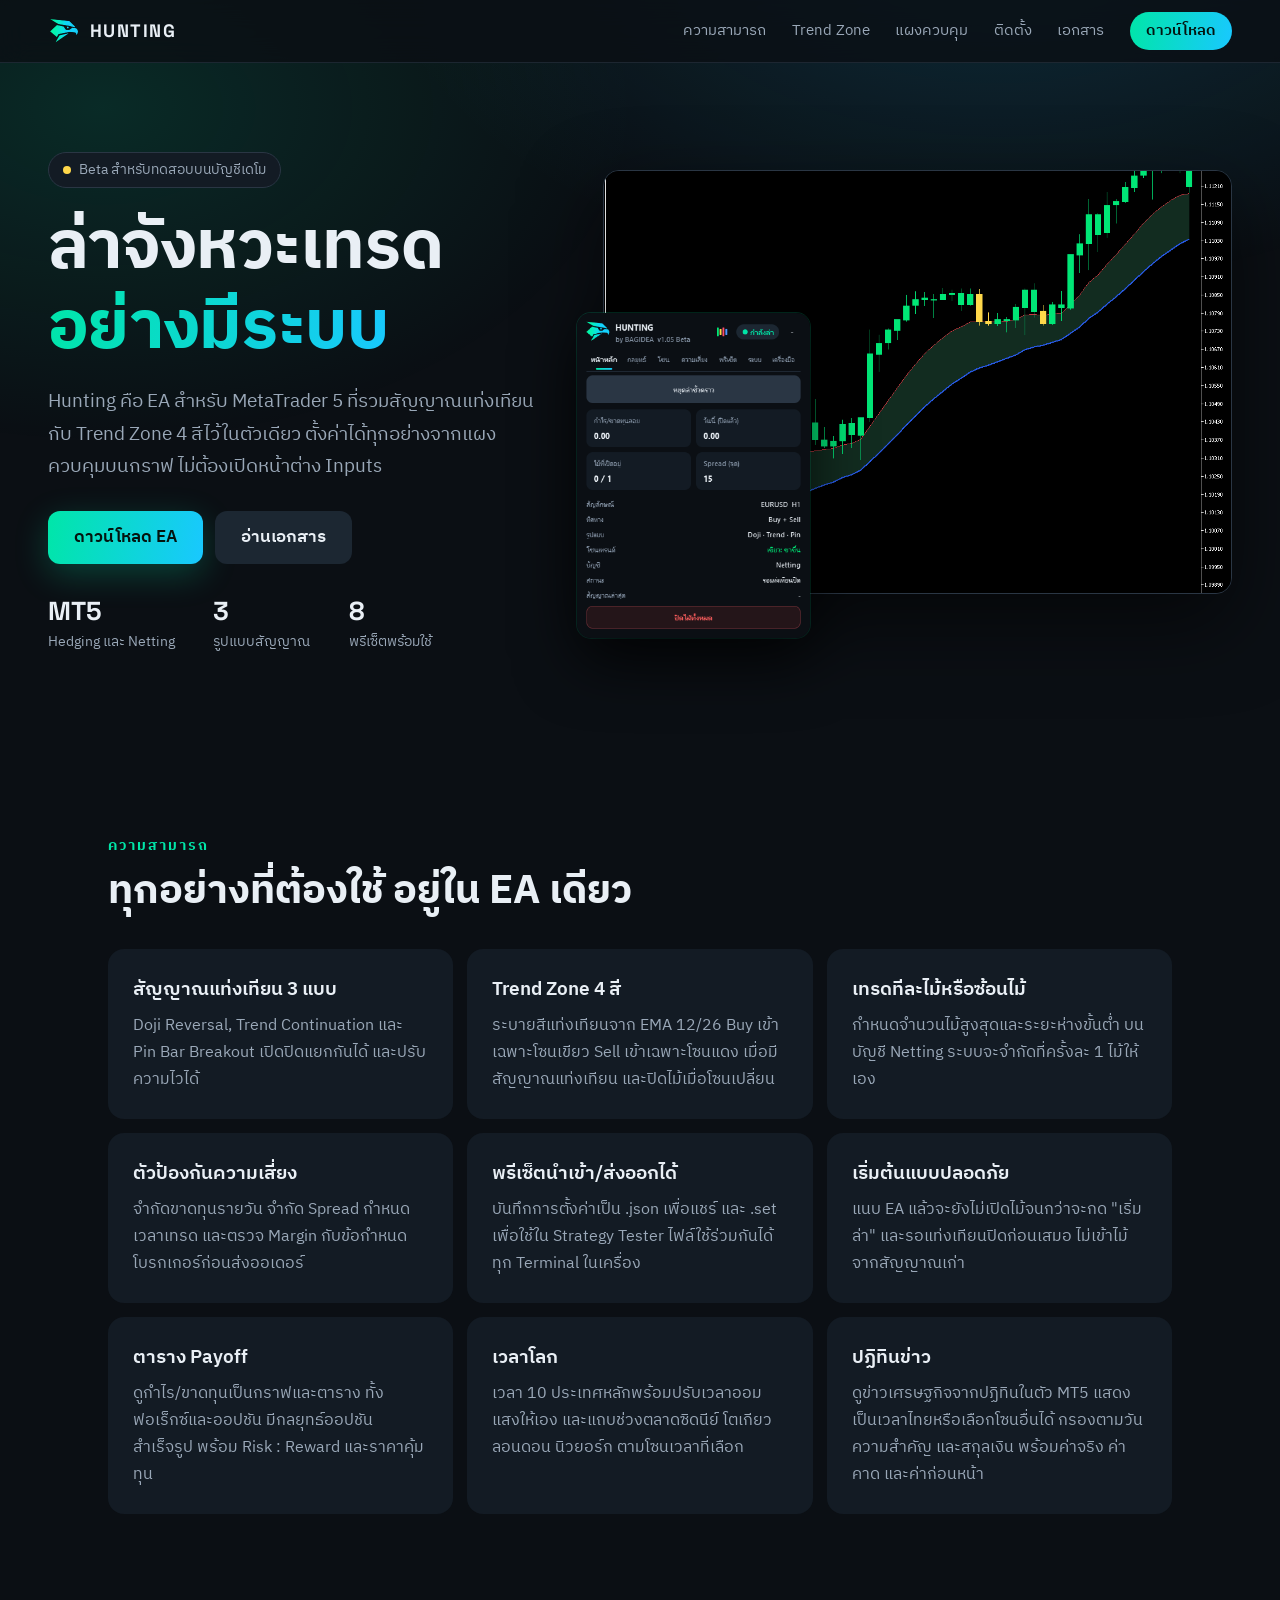
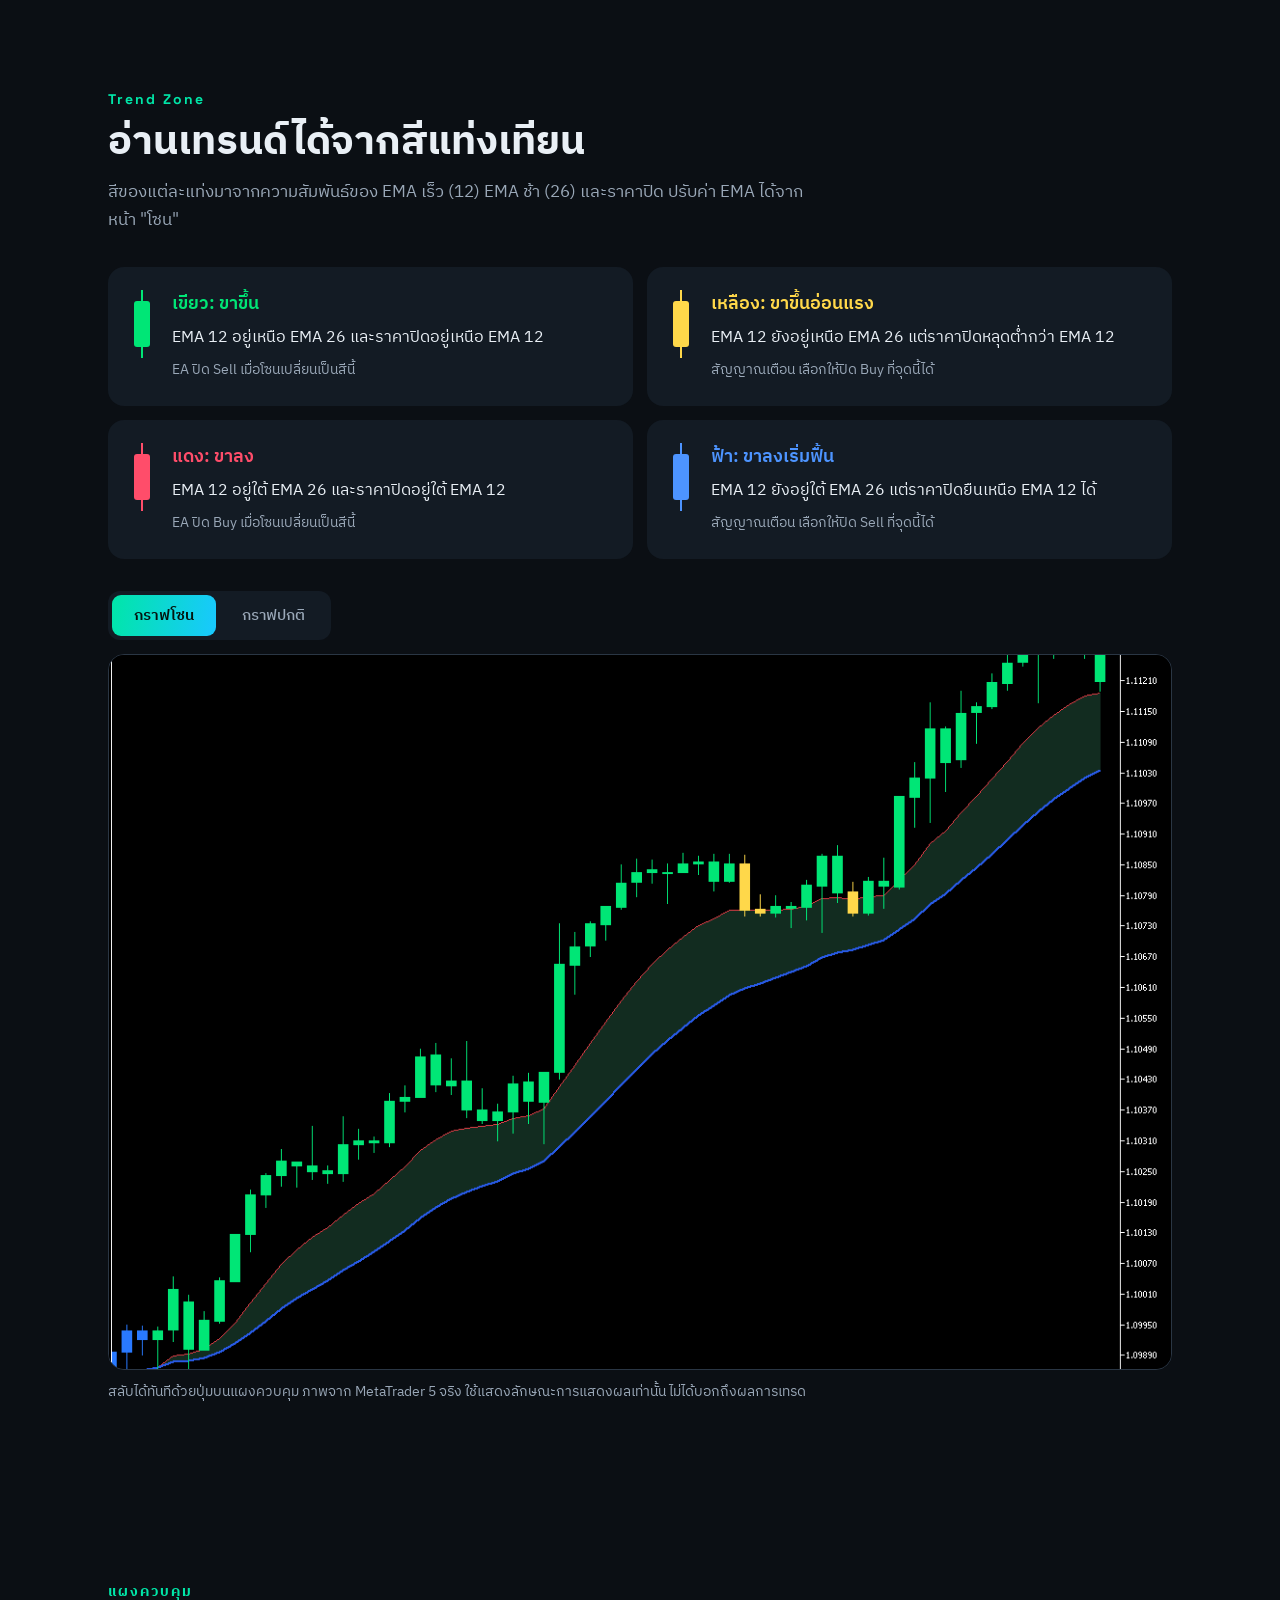
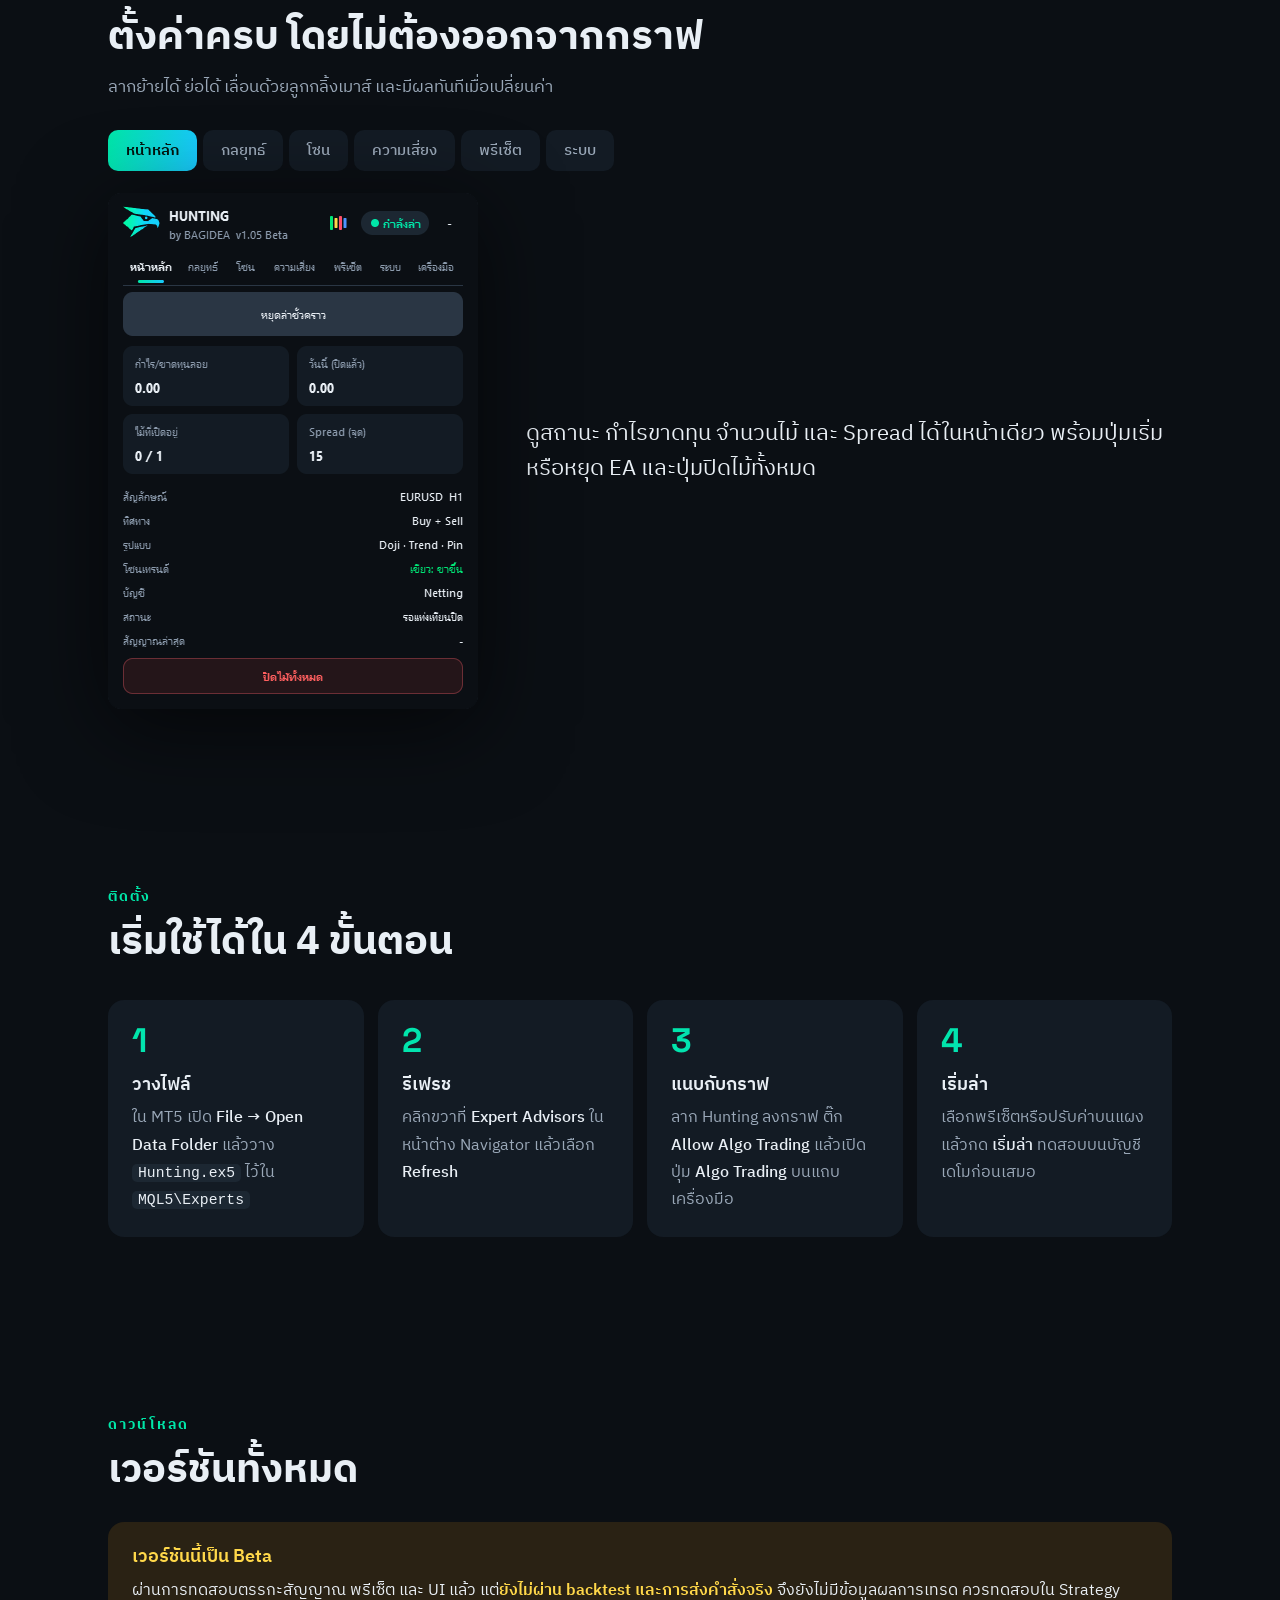
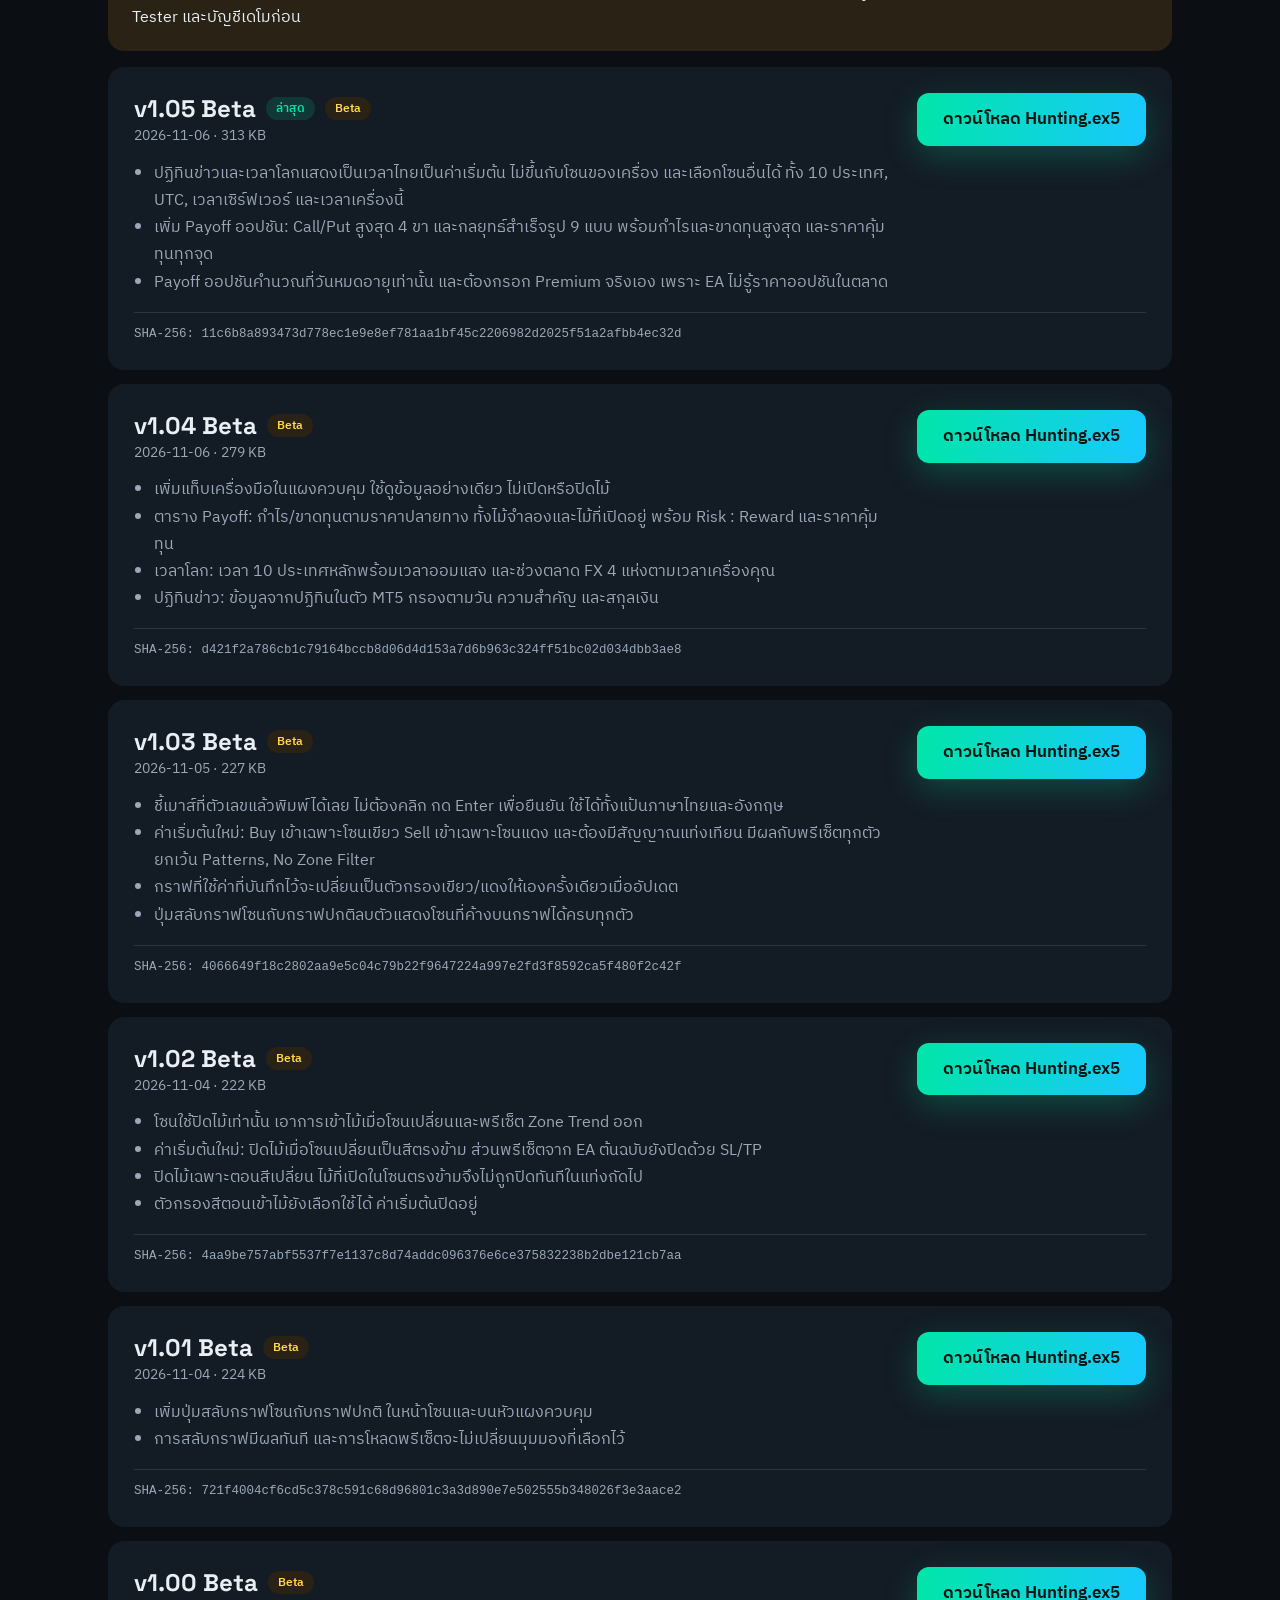
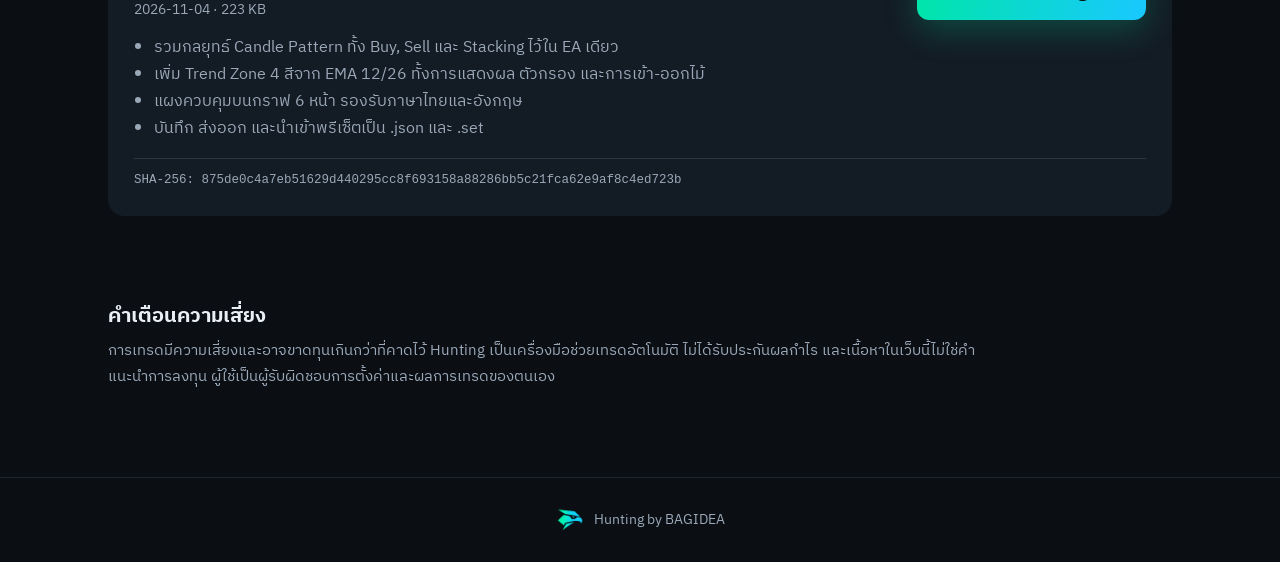
<file: index.html>
<!doctype html>
<html lang="th">
<head>
<meta charset="utf-8">
<meta name="viewport" content="width=device-width, initial-scale=1">
<title>Hunting by BAGIDEA | EA สำหรับ MetaTrader 5</title>
<meta name="description" content="Hunting คือ Expert Advisor สำหรับ MetaTrader 5 รวมสัญญาณแท่งเทียนและ Trend Zone 4 สี พร้อมแผงควบคุมบนกราฟและระบบพรีเซ็ต">
<meta property="og:title" content="Hunting by BAGIDEA">
<meta property="og:description" content="EA สำหรับ MetaTrader 5 ที่ตั้งค่าทุกอย่างได้จากแผงควบคุมบนกราฟ">
<meta property="og:image" content="assets/img/hunting-icon.png">
<meta name="theme-color" content="#0b0f14">
<link rel="icon" type="image/png" sizes="32x32" href="assets/img/hunting-logo-32.png">
<link rel="apple-touch-icon" href="assets/img/hunting-logo-192.png">
<link rel="preconnect" href="https://fonts.googleapis.com">
<link rel="preconnect" href="https://fonts.gstatic.com" crossorigin>
<link href="https://fonts.googleapis.com/css2?family=IBM+Plex+Sans+Thai:wght@400;500;600;700&family=Space+Grotesk:wght@500;700&display=swap" rel="stylesheet">
<link rel="stylesheet" href="assets/style.css">
</head>
<body>
<a class="skip" href="#main">ข้ามไปเนื้อหา</a>

<header class="nav">
  <a class="brand" href="#top">
    <img src="assets/img/hunting-logo-64.png" alt="" width="32" height="32">
    <span>HUNTING</span>
  </a>
  <nav aria-label="เมนูหลัก">
    <a href="#features">ความสามารถ</a>
    <a href="#zones">Trend Zone</a>
    <a href="#panel">แผงควบคุม</a>
    <a href="#install">ติดตั้ง</a>
    <a href="docs.html">เอกสาร</a>
    <a class="nav-cta" href="#download">ดาวน์โหลด</a>
  </nav>
</header>

<main id="main">
<section class="hero" id="top">
  <div class="hero-copy">
    <p class="badge"><span class="dot"></span>Beta สำหรับทดสอบบนบัญชีเดโม</p>
    <h1>ล่าจังหวะเทรด<br><em>อย่างมีระบบ</em></h1>
    <p class="lead">Hunting คือ EA สำหรับ MetaTrader 5 ที่รวมสัญญาณแท่งเทียนกับ Trend Zone 4 สีไว้ในตัวเดียว ตั้งค่าได้ทุกอย่างจากแผงควบคุมบนกราฟ ไม่ต้องเปิดหน้าต่าง Inputs</p>
    <div class="cta">
      <a class="btn primary" href="#download">ดาวน์โหลด EA</a>
      <a class="btn ghost" href="docs.html">อ่านเอกสาร</a>
    </div>
    <ul class="facts">
      <li><strong>MT5</strong><span>Hedging และ Netting</span></li>
      <li><strong>3</strong><span>รูปแบบสัญญาณ</span></li>
      <li><strong>8</strong><span>พรีเซ็ตพร้อมใช้</span></li>
    </ul>
  </div>
  <div class="hero-shot">
    <img class="hero-chart" src="assets/img/zones-chart.png" alt="กราฟ EURUSD ที่แท่งเทียนถูกระบายสีตาม Trend Zone พร้อมแถบ EMA" width="1100" height="740">
    <img class="hero-panel" src="assets/img/panel-home.png" alt="แผงควบคุม Hunting หน้าหลัก แสดงสถานะ กำไรขาดทุน และสัญญาณล่าสุด">
  </div>
</section>

<section id="features" class="section">
  <p class="eyebrow">ความสามารถ</p>
  <h2>ทุกอย่างที่ต้องใช้ อยู่ใน EA เดียว</h2>
  <div class="grid">
    <article class="card"><h3>สัญญาณแท่งเทียน 3 แบบ</h3><p>Doji Reversal, Trend Continuation และ Pin Bar Breakout เปิดปิดแยกกันได้ และปรับความไวได้</p></article>
    <article class="card"><h3>Trend Zone 4 สี</h3><p>ระบายสีแท่งเทียนจาก EMA 12/26 Buy เข้าเฉพาะโซนเขียว Sell เข้าเฉพาะโซนแดง เมื่อมีสัญญาณแท่งเทียน และปิดไม้เมื่อโซนเปลี่ยน</p></article>
    <article class="card"><h3>เทรดทีละไม้หรือซ้อนไม้</h3><p>กำหนดจำนวนไม้สูงสุดและระยะห่างขั้นต่ำ บนบัญชี Netting ระบบจะจำกัดที่ครั้งละ 1 ไม้ให้เอง</p></article>
    <article class="card"><h3>ตัวป้องกันความเสี่ยง</h3><p>จำกัดขาดทุนรายวัน จำกัด Spread กำหนดเวลาเทรด และตรวจ Margin กับข้อกำหนดโบรกเกอร์ก่อนส่งออเดอร์</p></article>
    <article class="card"><h3>พรีเซ็ตนำเข้า/ส่งออกได้</h3><p>บันทึกการตั้งค่าเป็น .json เพื่อแชร์ และ .set เพื่อใช้ใน Strategy Tester ไฟล์ใช้ร่วมกันได้ทุก Terminal ในเครื่อง</p></article>
    <article class="card"><h3>เริ่มต้นแบบปลอดภัย</h3><p>แนบ EA แล้วจะยังไม่เปิดไม้จนกว่าจะกด "เริ่มล่า" และรอแท่งเทียนปิดก่อนเสมอ ไม่เข้าไม้จากสัญญาณเก่า</p></article>
    <article class="card"><h3>ตาราง Payoff</h3><p>ดูกำไร/ขาดทุนเป็นกราฟและตาราง ทั้งฟอเร็กซ์และออปชัน มีกลยุทธ์ออปชันสำเร็จรูป พร้อม Risk : Reward และราคาคุ้มทุน</p></article>
    <article class="card"><h3>เวลาโลก</h3><p>เวลา 10 ประเทศหลักพร้อมปรับเวลาออมแสงให้เอง และแถบช่วงตลาดซิดนีย์ โตเกียว ลอนดอน นิวยอร์ก ตามโซนเวลาที่เลือก</p></article>
    <article class="card"><h3>ปฏิทินข่าว</h3><p>ดูข่าวเศรษฐกิจจากปฏิทินในตัว MT5 แสดงเป็นเวลาไทยหรือเลือกโซนอื่นได้ กรองตามวัน ความสำคัญ และสกุลเงิน พร้อมค่าจริง ค่าคาด และค่าก่อนหน้า</p></article>
  </div>
</section>

<section id="zones" class="section">
  <p class="eyebrow">Trend Zone</p>
  <h2>อ่านเทรนด์ได้จากสีแท่งเทียน</h2>
  <p class="sub">สีของแต่ละแท่งมาจากความสัมพันธ์ของ EMA เร็ว (12) EMA ช้า (26) และราคาปิด ปรับค่า EMA ได้จากหน้า "โซน"</p>
  <div class="zones">
    <article class="zone z-green"><span class="candle"></span><div><h3>เขียว: ขาขึ้น</h3><p>EMA 12 อยู่เหนือ EMA 26 และราคาปิดอยู่เหนือ EMA 12</p><small>EA ปิด Sell เมื่อโซนเปลี่ยนเป็นสีนี้</small></div></article>
    <article class="zone z-yellow"><span class="candle"></span><div><h3>เหลือง: ขาขึ้นอ่อนแรง</h3><p>EMA 12 ยังอยู่เหนือ EMA 26 แต่ราคาปิดหลุดต่ำกว่า EMA 12</p><small>สัญญาณเตือน เลือกให้ปิด Buy ที่จุดนี้ได้</small></div></article>
    <article class="zone z-red"><span class="candle"></span><div><h3>แดง: ขาลง</h3><p>EMA 12 อยู่ใต้ EMA 26 และราคาปิดอยู่ใต้ EMA 12</p><small>EA ปิด Buy เมื่อโซนเปลี่ยนเป็นสีนี้</small></div></article>
    <article class="zone z-blue"><span class="candle"></span><div><h3>ฟ้า: ขาลงเริ่มฟื้น</h3><p>EMA 12 ยังอยู่ใต้ EMA 26 แต่ราคาปิดยืนเหนือ EMA 12 ได้</p><small>สัญญาณเตือน เลือกให้ปิด Sell ที่จุดนี้ได้</small></div></article>
  </div>
  <div class="view-switch" role="group" aria-label="สลับมุมมองกราฟ">
    <button type="button" data-chart="zones-chart" aria-pressed="true">กราฟโซน</button>
    <button type="button" data-chart="normal-chart" aria-pressed="false">กราฟปกติ</button>
  </div>
  <figure class="wide-shot">
    <img id="chart-img" src="assets/img/zones-chart.png" alt="ตัวอย่างกราฟ EURUSD H1 ที่แสดงแท่งเทียนสีตามโซนและแถบ EMA" loading="lazy" width="1100" height="740">
    <figcaption>สลับได้ทันทีด้วยปุ่มบนแผงควบคุม ภาพจาก MetaTrader 5 จริง ใช้แสดงลักษณะการแสดงผลเท่านั้น ไม่ได้บอกถึงผลการเทรด</figcaption>
  </figure>
</section>

<section id="panel" class="section">
  <p class="eyebrow">แผงควบคุม</p>
  <h2>ตั้งค่าครบ โดยไม่ต้องออกจากกราฟ</h2>
  <p class="sub">ลากย้ายได้ ย่อได้ เลื่อนด้วยลูกกลิ้งเมาส์ และมีผลทันทีเมื่อเปลี่ยนค่า</p>
  <div class="tabs" role="tablist" aria-label="หน้าของแผงควบคุม">
    <button role="tab" aria-selected="true" data-shot="panel-home" data-text="ดูสถานะ กำไรขาดทุน จำนวนไม้ และ Spread ได้ในหน้าเดียว พร้อมปุ่มเริ่มหรือหยุด EA และปุ่มปิดไม้ทั้งหมด">หน้าหลัก</button>
    <button role="tab" aria-selected="false" data-shot="panel-strategy" data-text="เลือกทิศทาง Buy, Sell หรือทั้งคู่ เปิดปิดรูปแบบสัญญาณ และปรับความไวของแต่ละแบบ">กลยุทธ์</button>
    <button role="tab" aria-selected="false" data-shot="panel-zone" data-text="สลับกราฟโซนกับกราฟปกติได้ทันที ตั้งค่า EMA เลือกวิธีปิดไม้ และกรองสัญญาณตามสี">โซน</button>
    <button role="tab" aria-selected="false" data-shot="panel-risk" data-text="กำหนด Lot, SL, TP โหมดซ้อนไม้ Spread สูงสุด ขีดจำกัดขาดทุนรายวัน และเวลาเทรด ชี้ที่ตัวเลขแล้วพิมพ์ค่าได้เลย">ความเสี่ยง</button>
    <button role="tab" aria-selected="false" data-shot="panel-presets" data-text="ใช้พรีเซ็ตสำเร็จรูป 8 แบบ หรือบันทึกของตัวเองแล้วส่งออกเป็น .json และ .set">พรีเซ็ต</button>
    <button role="tab" aria-selected="false" data-shot="panel-system" data-text="สลับภาษาไทยหรืออังกฤษ ปรับขนาดแผง แสดงลูกศรจุดเข้าเทรด และตั้ง Magic Number">ระบบ</button>
  </div>
  <div class="panel-view">
    <div class="panel-frame"><img id="panel-img" src="assets/img/panel-home.png" alt="แผงควบคุม Hunting" loading="lazy"></div>
    <p id="panel-text" aria-live="polite">ดูสถานะ กำไรขาดทุน จำนวนไม้ และ Spread ได้ในหน้าเดียว พร้อมปุ่มเริ่มหรือหยุด EA และปุ่มปิดไม้ทั้งหมด</p>
  </div>
</section>

<section id="install" class="section">
  <p class="eyebrow">ติดตั้ง</p>
  <h2>เริ่มใช้ได้ใน 4 ขั้นตอน</h2>
  <ol class="steps">
    <li><h3>วางไฟล์</h3><p>ใน MT5 เปิด <b>File → Open Data Folder</b> แล้ววาง <code>Hunting.ex5</code> ไว้ใน <code>MQL5\Experts</code></p></li>
    <li><h3>รีเฟรช</h3><p>คลิกขวาที่ <b>Expert Advisors</b> ในหน้าต่าง Navigator แล้วเลือก <b>Refresh</b></p></li>
    <li><h3>แนบกับกราฟ</h3><p>ลาก Hunting ลงกราฟ ติ๊ก <b>Allow Algo Trading</b> แล้วเปิดปุ่ม <b>Algo Trading</b> บนแถบเครื่องมือ</p></li>
    <li><h3>เริ่มล่า</h3><p>เลือกพรีเซ็ตหรือปรับค่าบนแผง แล้วกด <b>เริ่มล่า</b> ทดสอบบนบัญชีเดโมก่อนเสมอ</p></li>
  </ol>
</section>

<section id="download" class="section">
  <p class="eyebrow">ดาวน์โหลด</p>
  <h2>เวอร์ชันทั้งหมด</h2>
  <div class="notice" role="note">
    <h3>เวอร์ชันนี้เป็น Beta</h3>
    <p>ผ่านการทดสอบตรรกะสัญญาณ พรีเซ็ต และ UI แล้ว แต่<strong>ยังไม่ผ่าน backtest และการส่งคำสั่งจริง</strong> จึงยังไม่มีข้อมูลผลการเทรด ควรทดสอบใน Strategy Tester และบัญชีเดโมก่อน</p>
  </div>
  <div id="versions" class="versions"><p class="muted">กำลังโหลดรายการเวอร์ชัน...</p></div>
</section>

<section class="section risk">
  <h2>คำเตือนความเสี่ยง</h2>
  <p>การเทรดมีความเสี่ยงและอาจขาดทุนเกินกว่าที่คาดไว้ Hunting เป็นเครื่องมือช่วยเทรดอัตโนมัติ ไม่ได้รับประกันผลกำไร และเนื้อหาในเว็บนี้ไม่ใช่คำแนะนำการลงทุน ผู้ใช้เป็นผู้รับผิดชอบการตั้งค่าและผลการเทรดของตนเอง</p>
</section>
</main>

<footer class="footer">
  <img src="assets/img/hunting-logo-64.png" alt="" width="28" height="28">
  <span>Hunting by BAGIDEA</span>
</footer>
<script src="assets/app.js"></script>
</body>
</html>
</file>
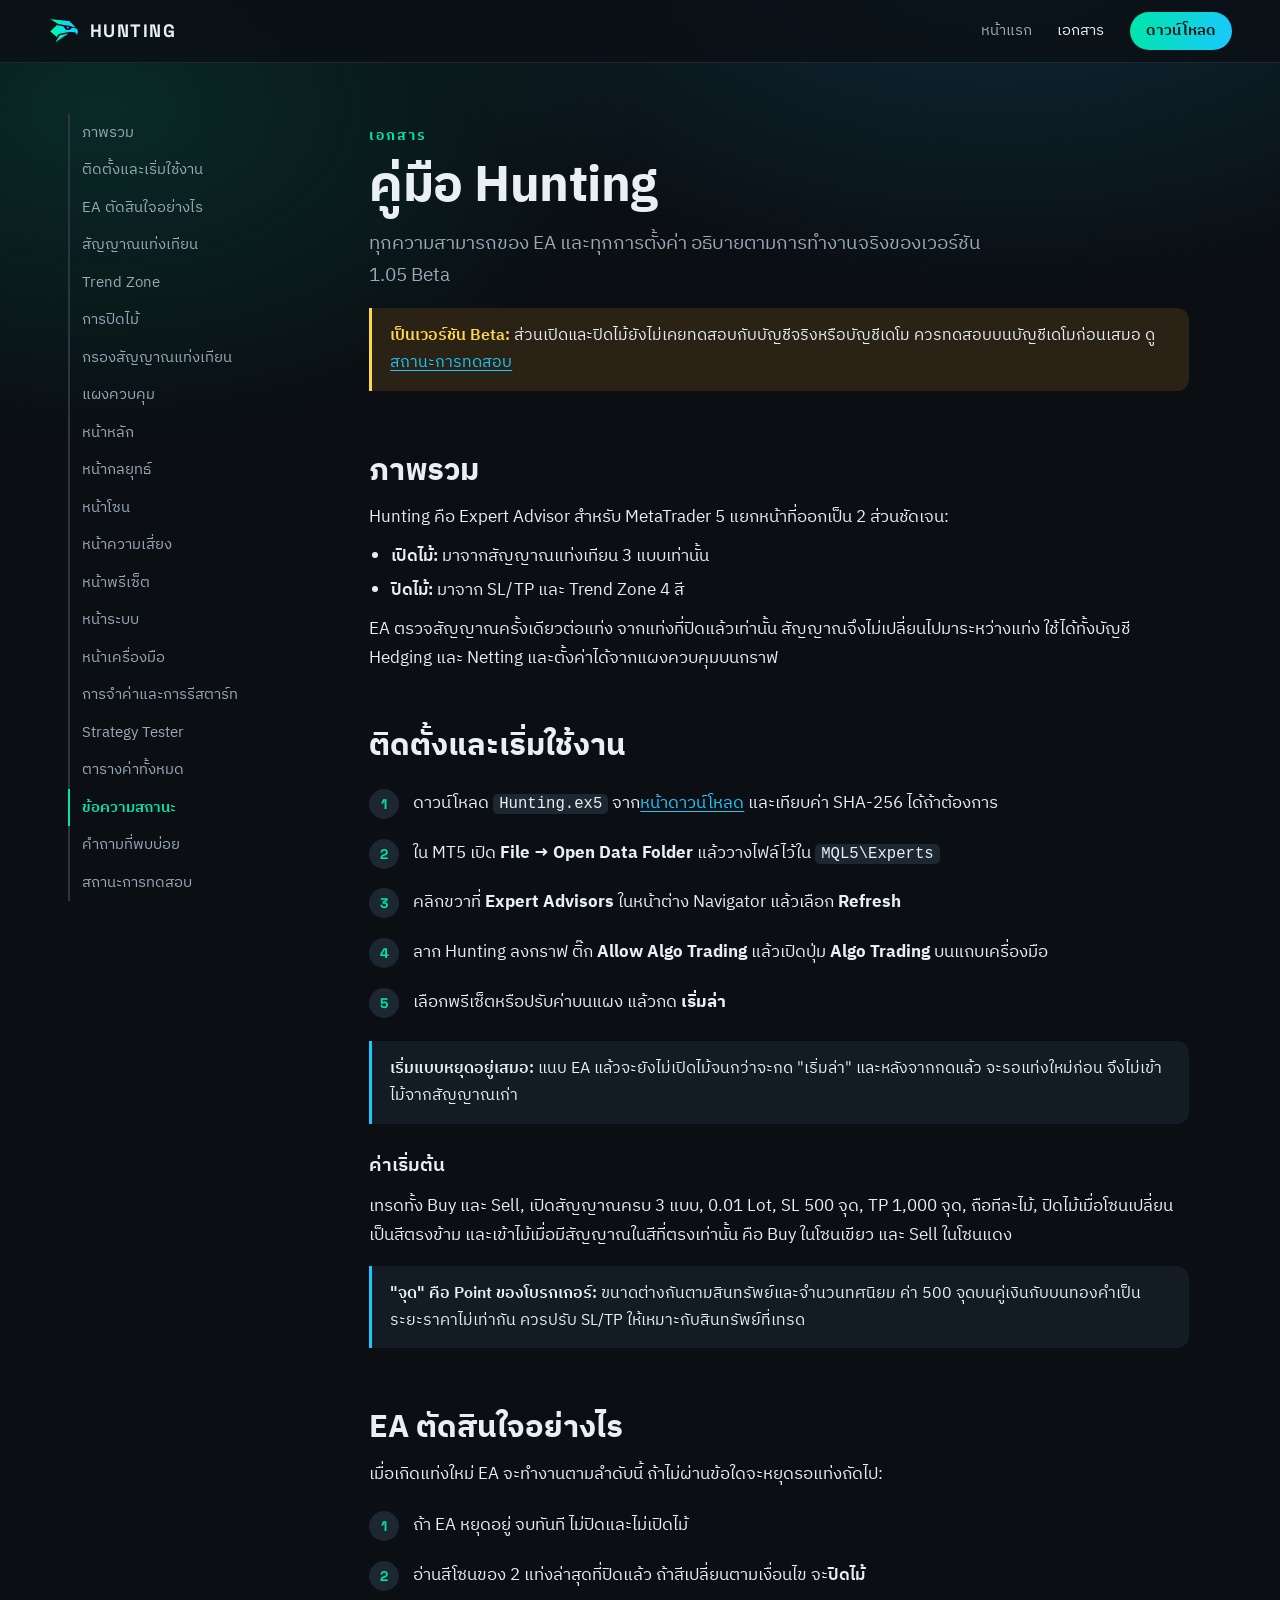
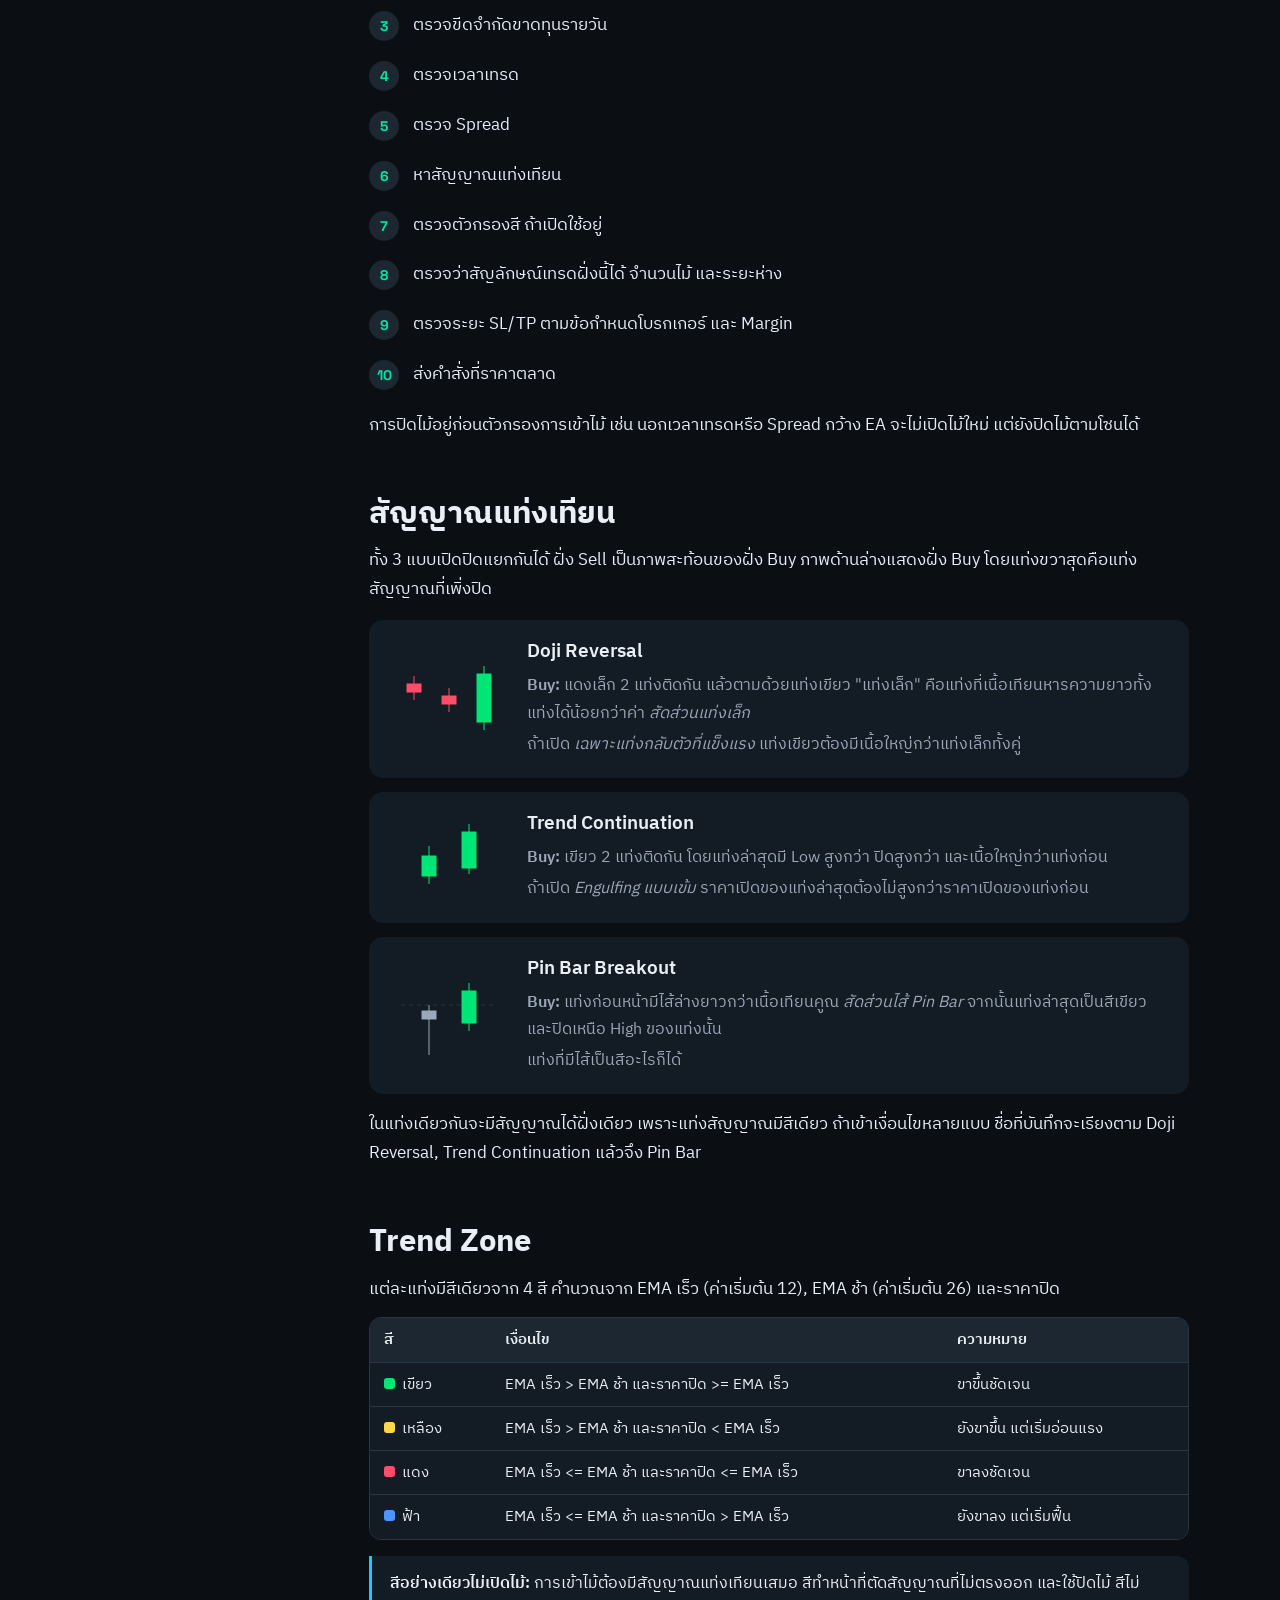
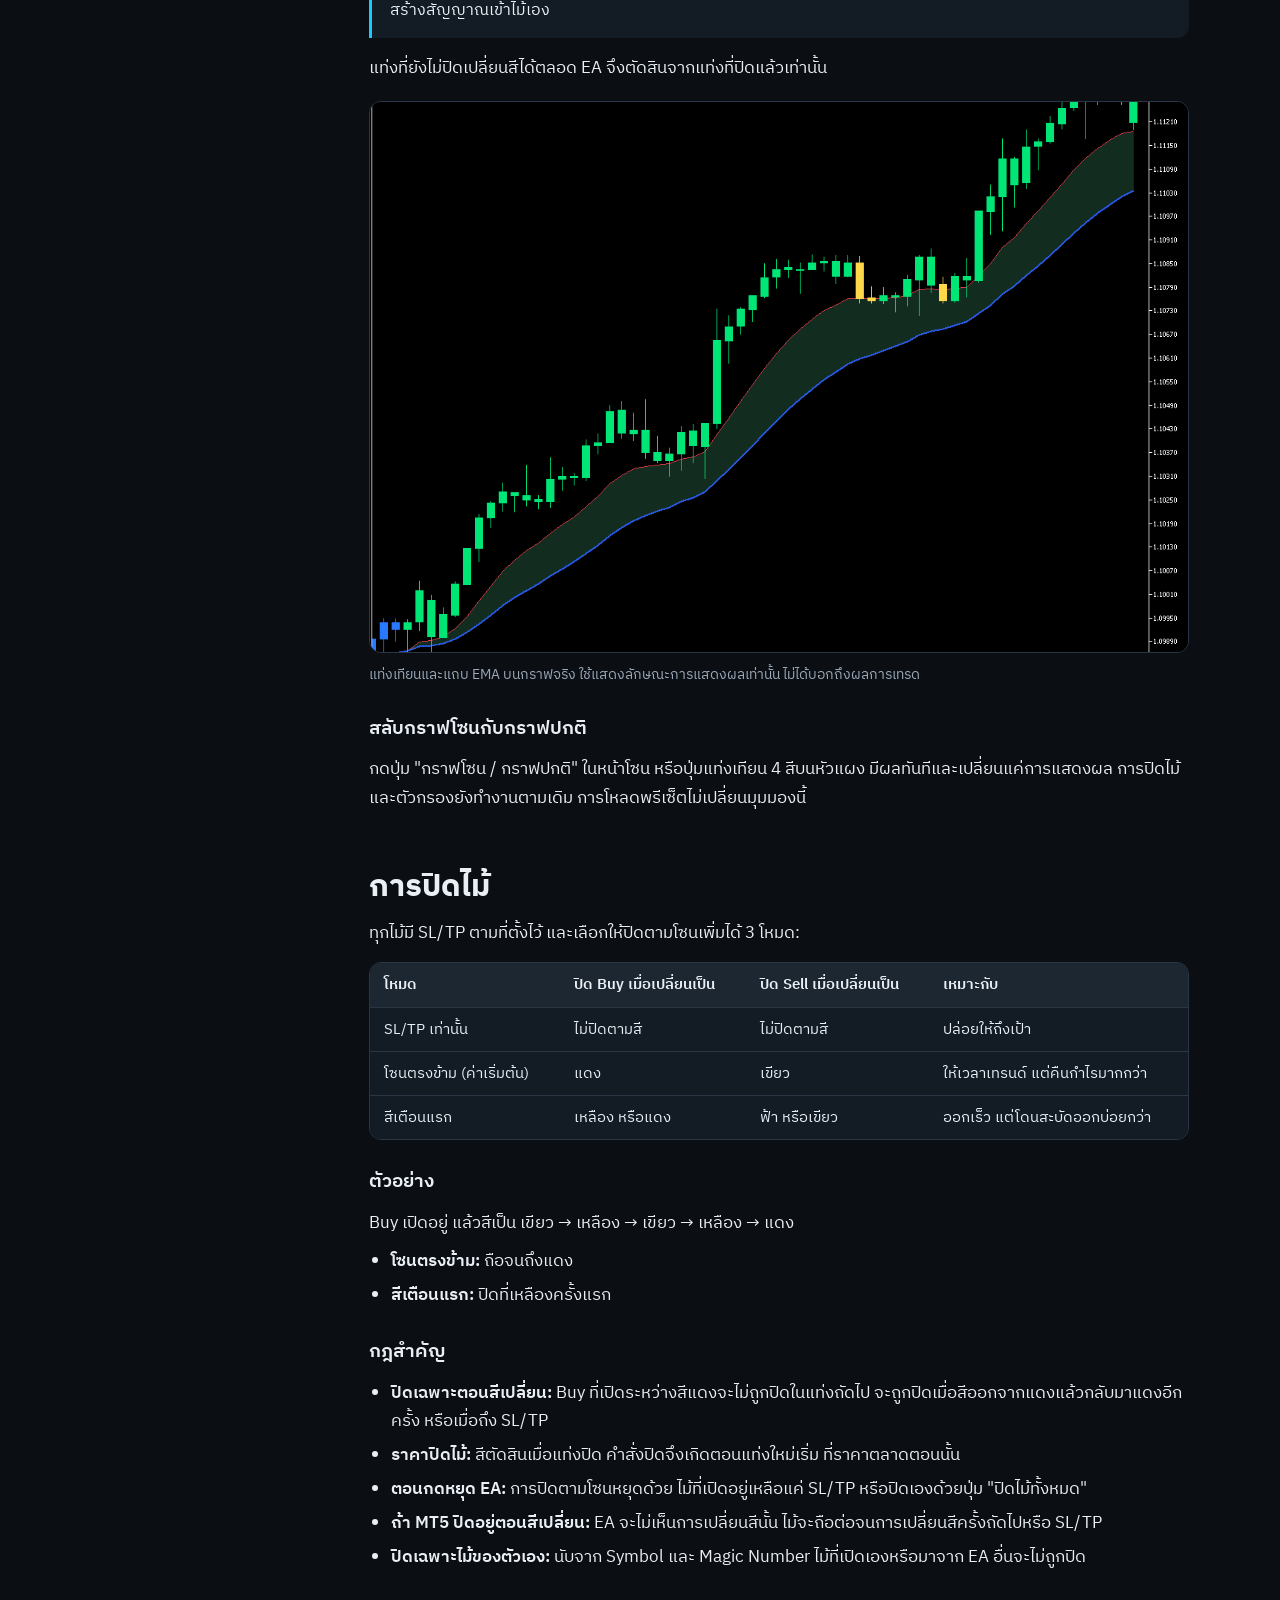
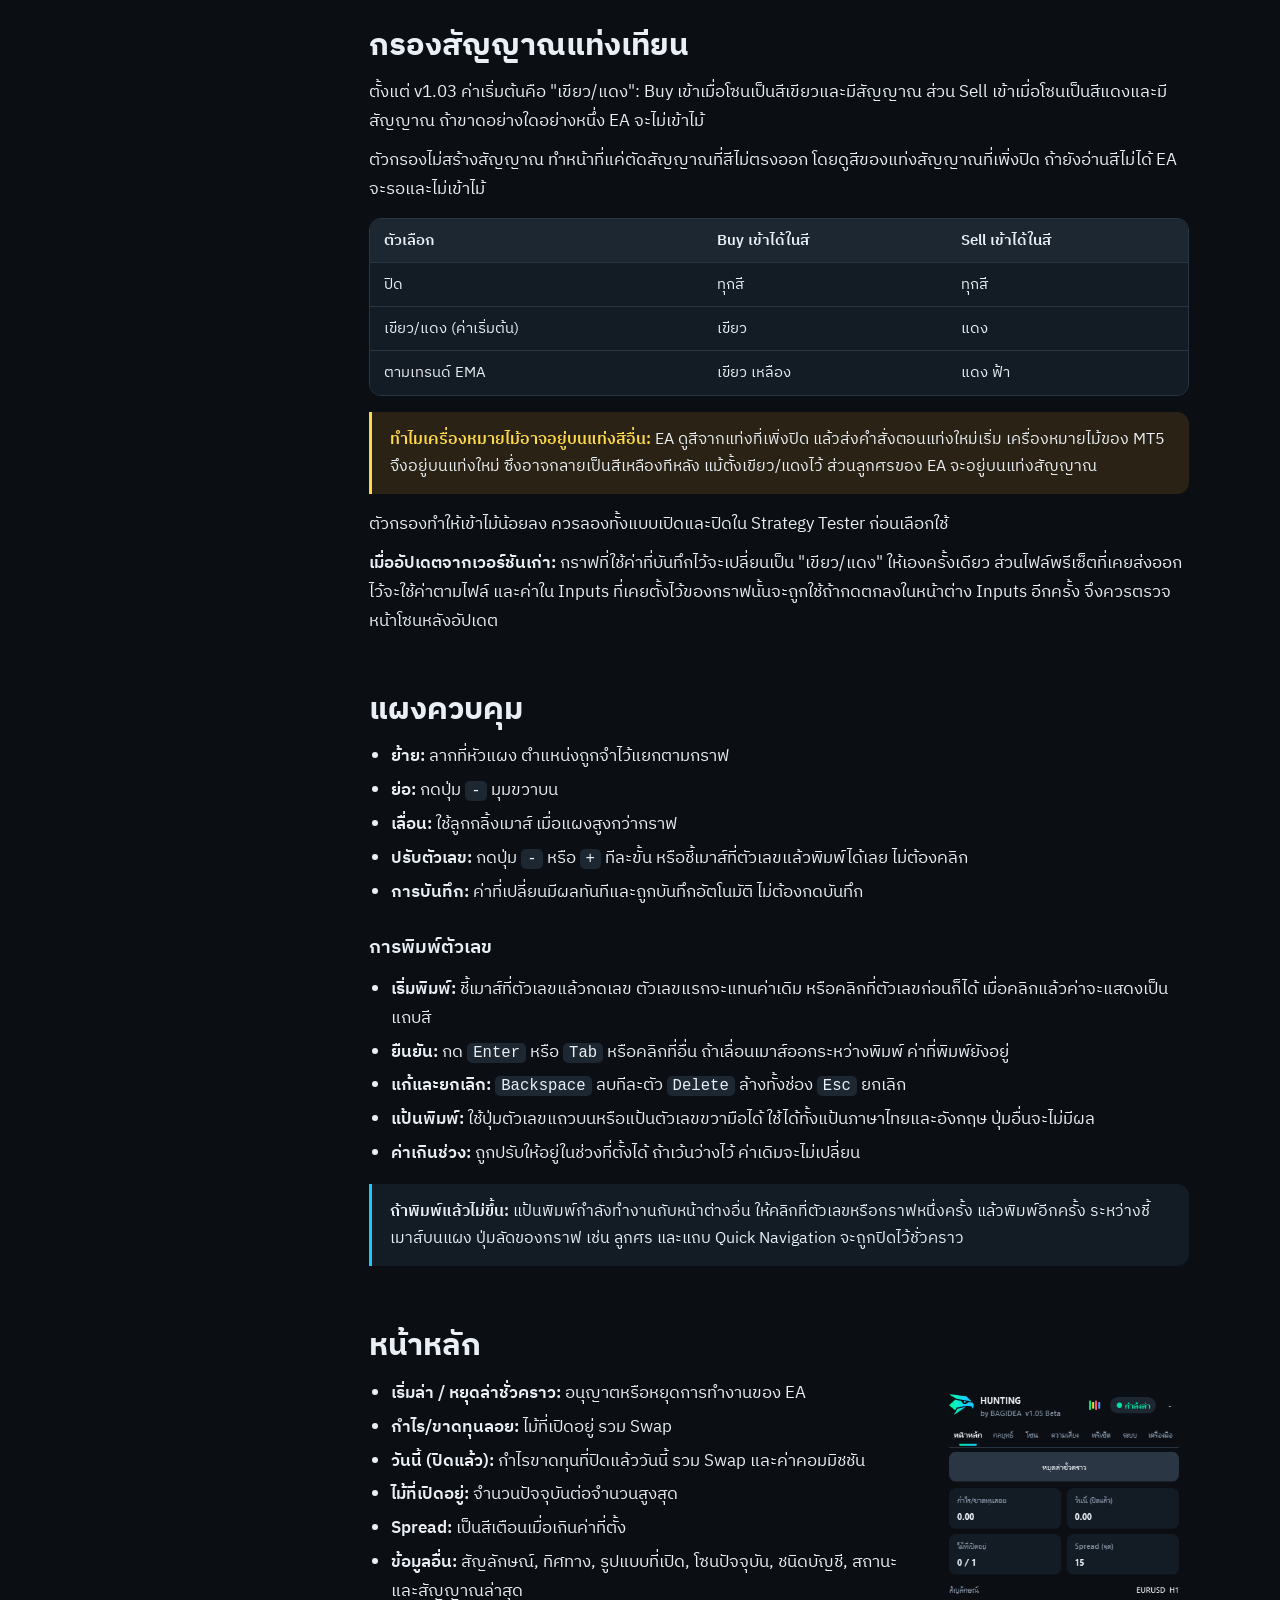
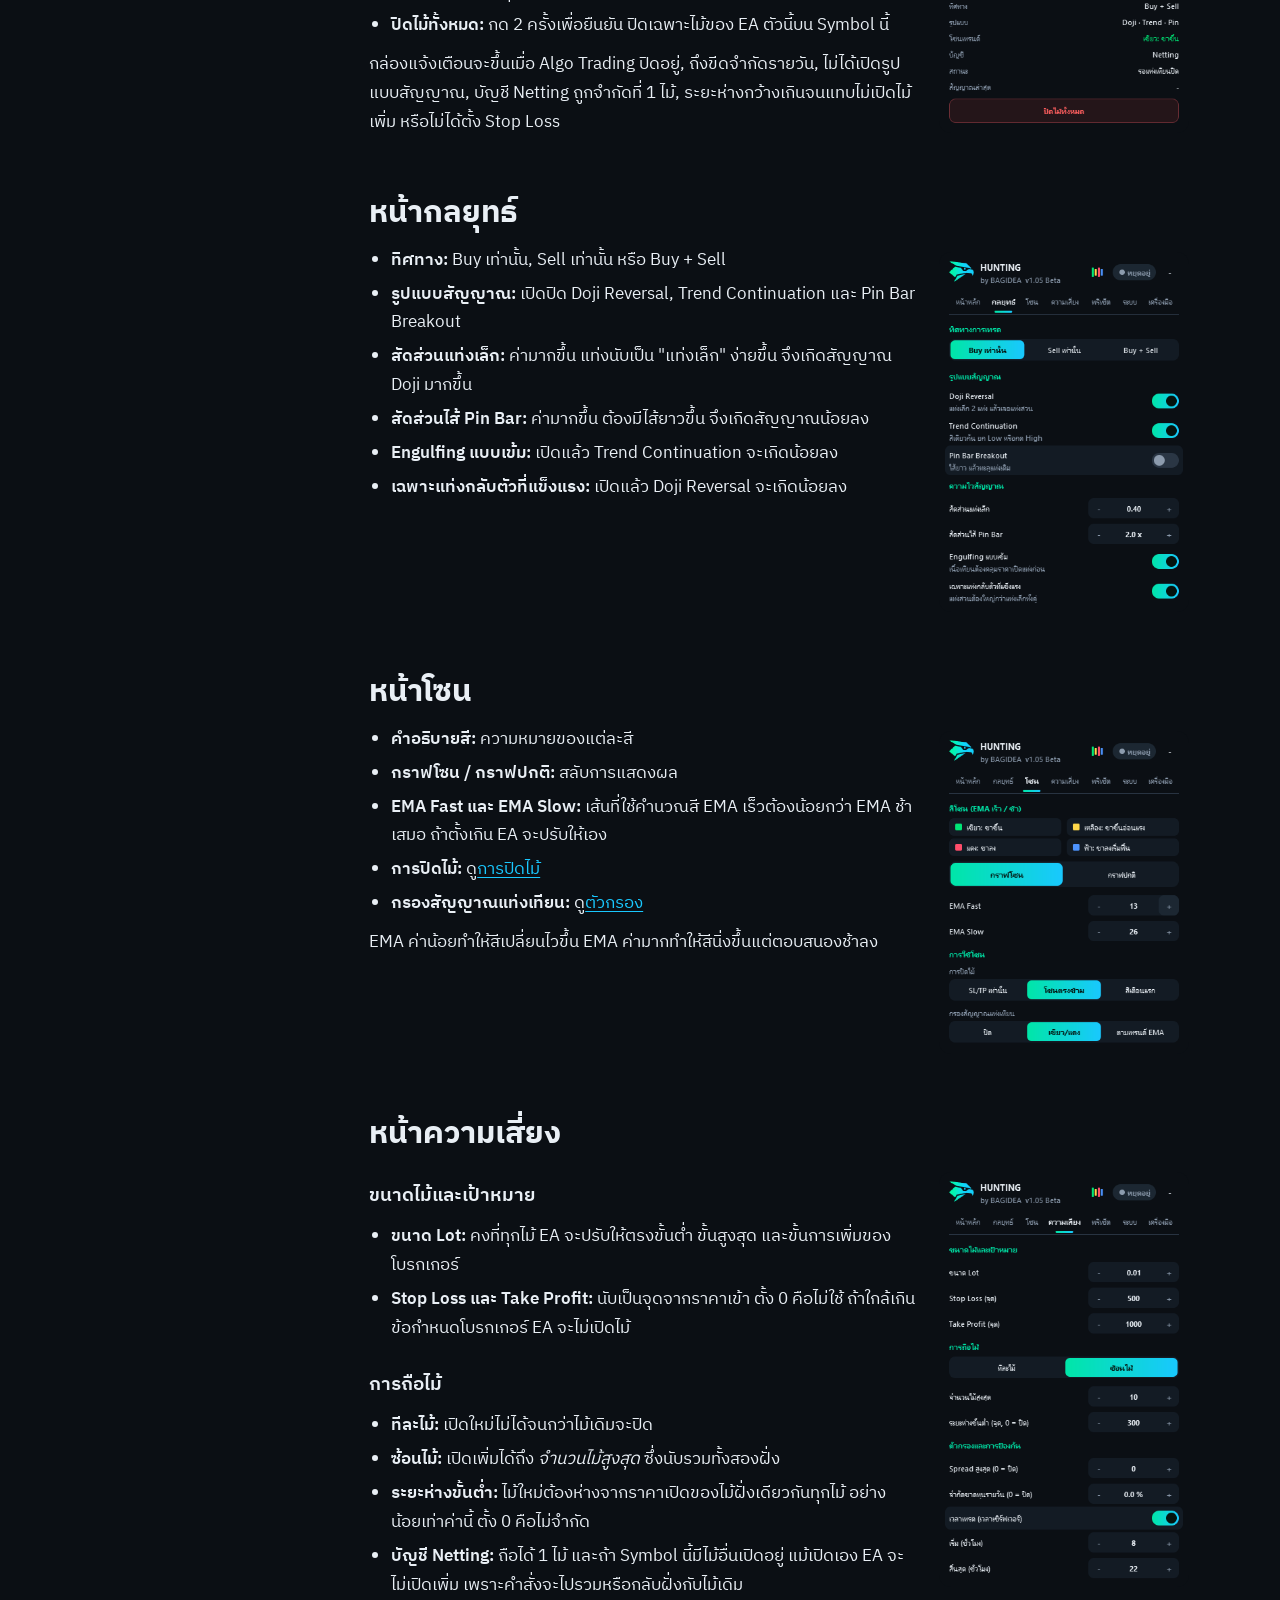
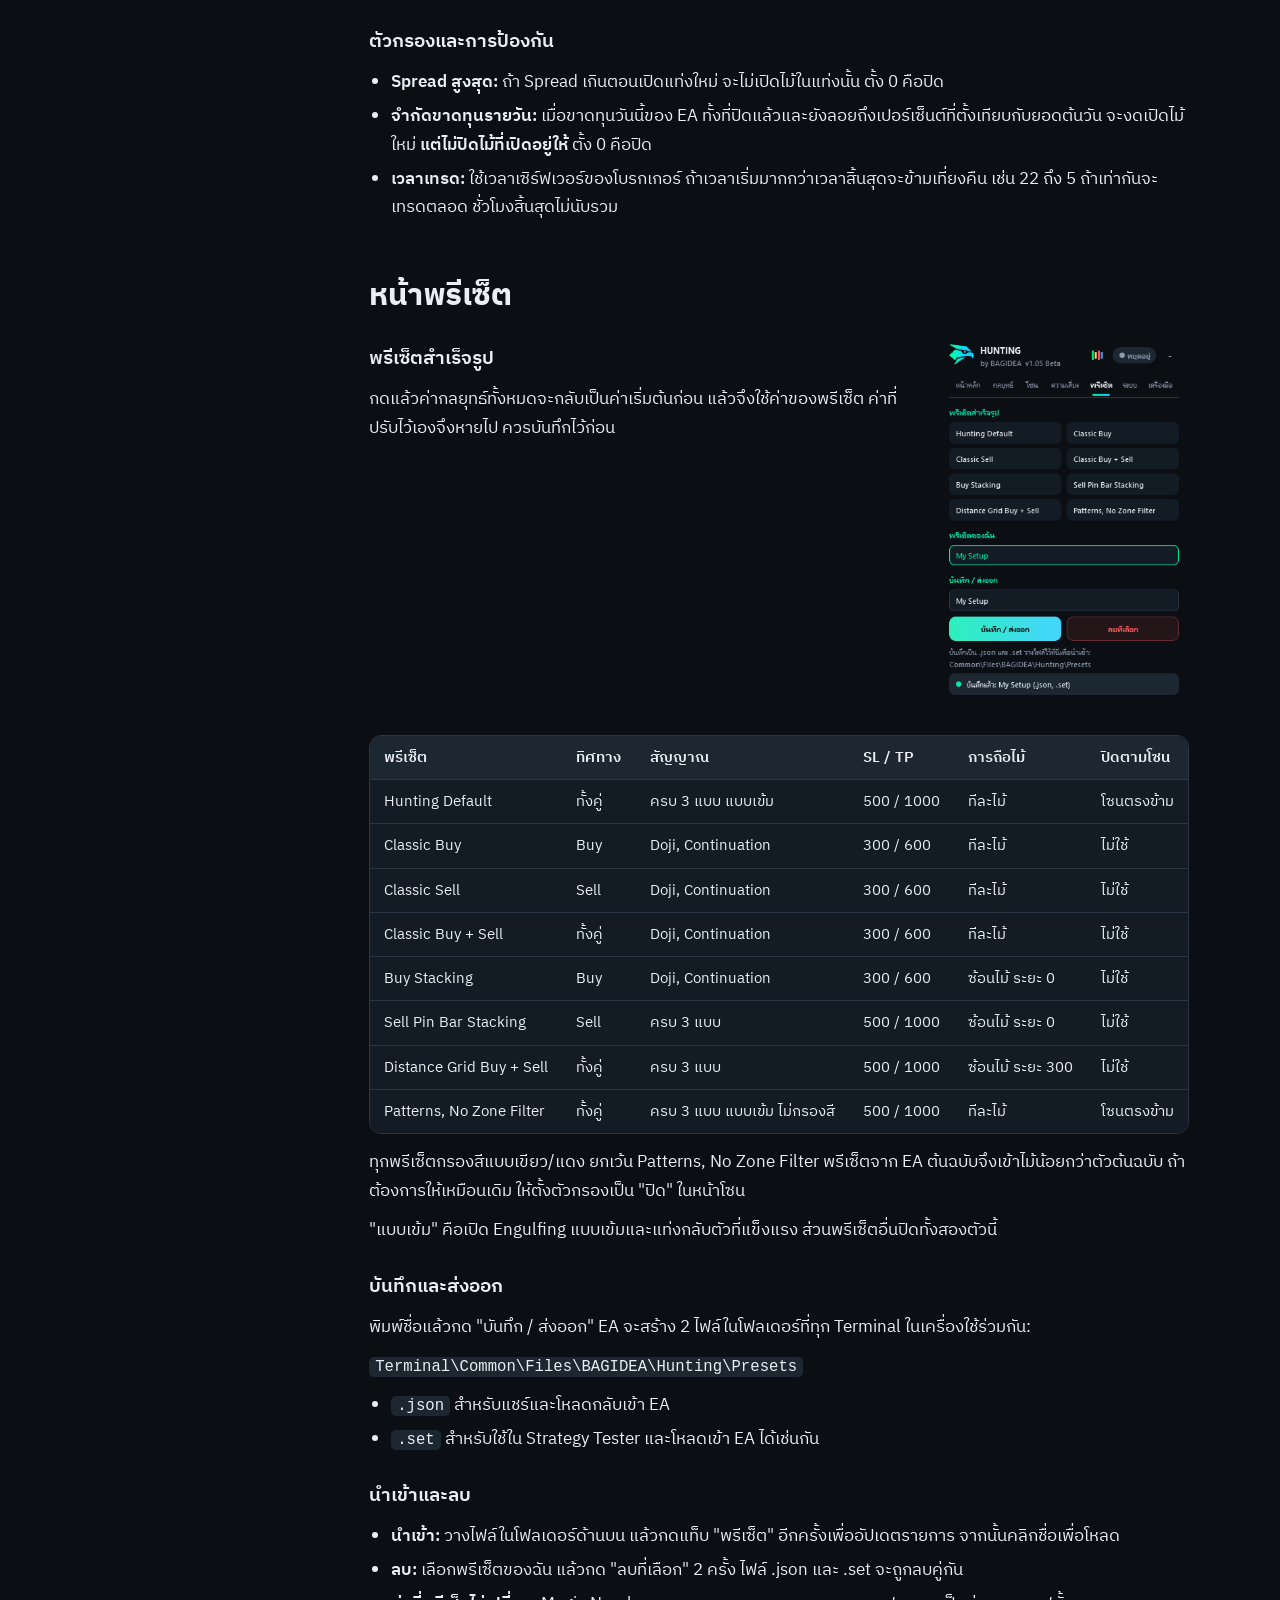
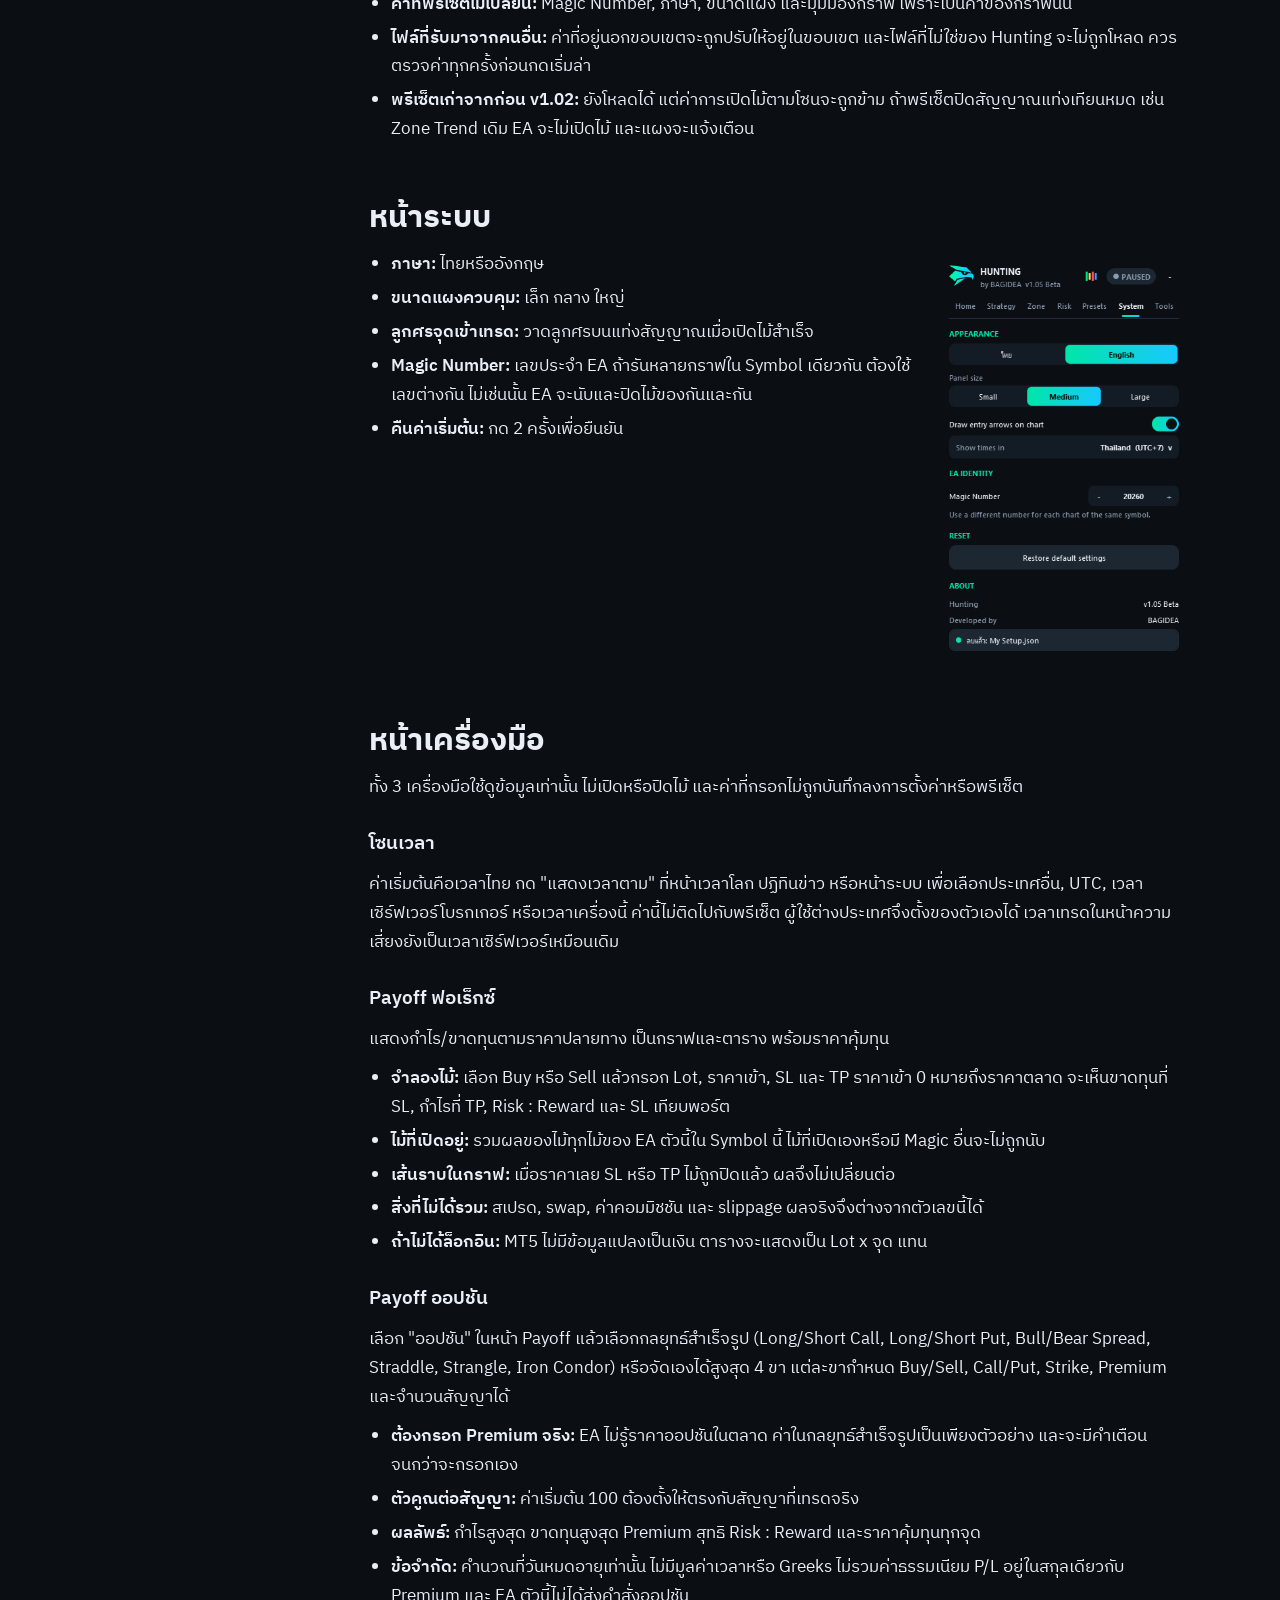
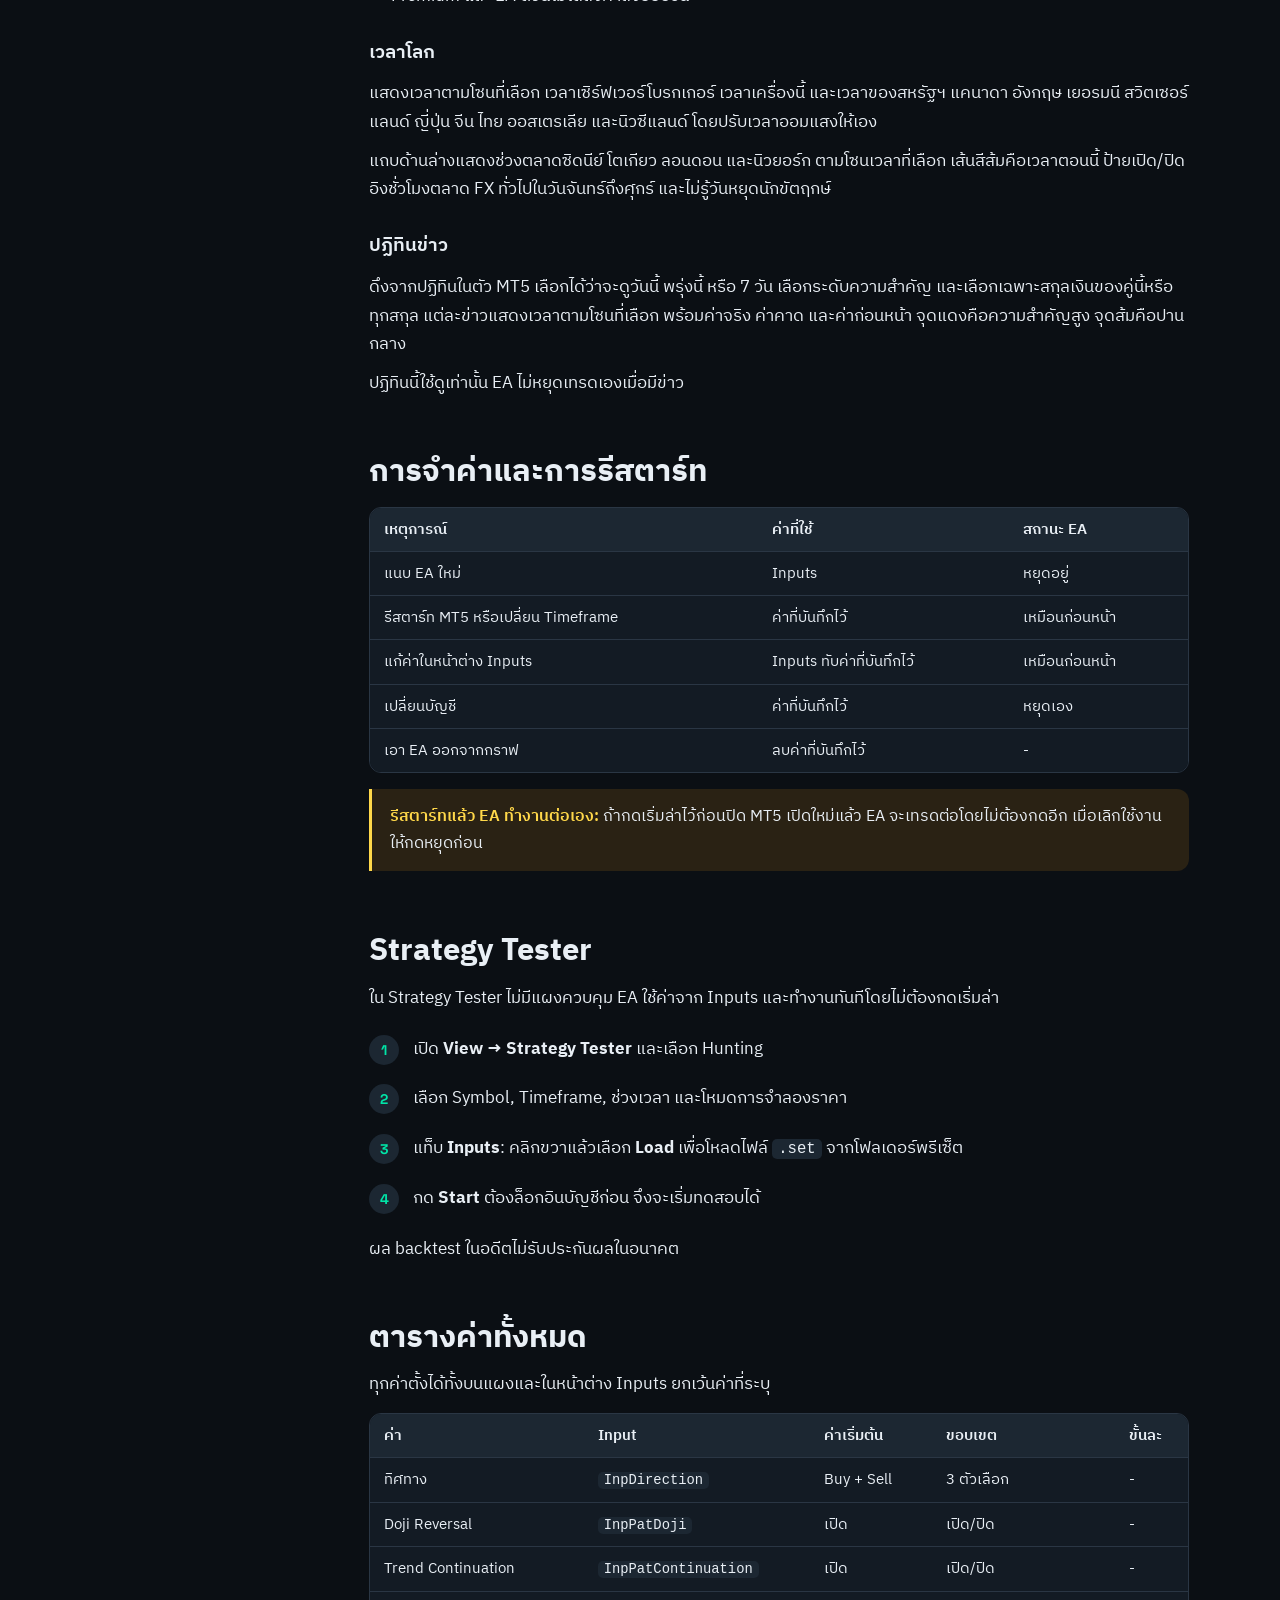
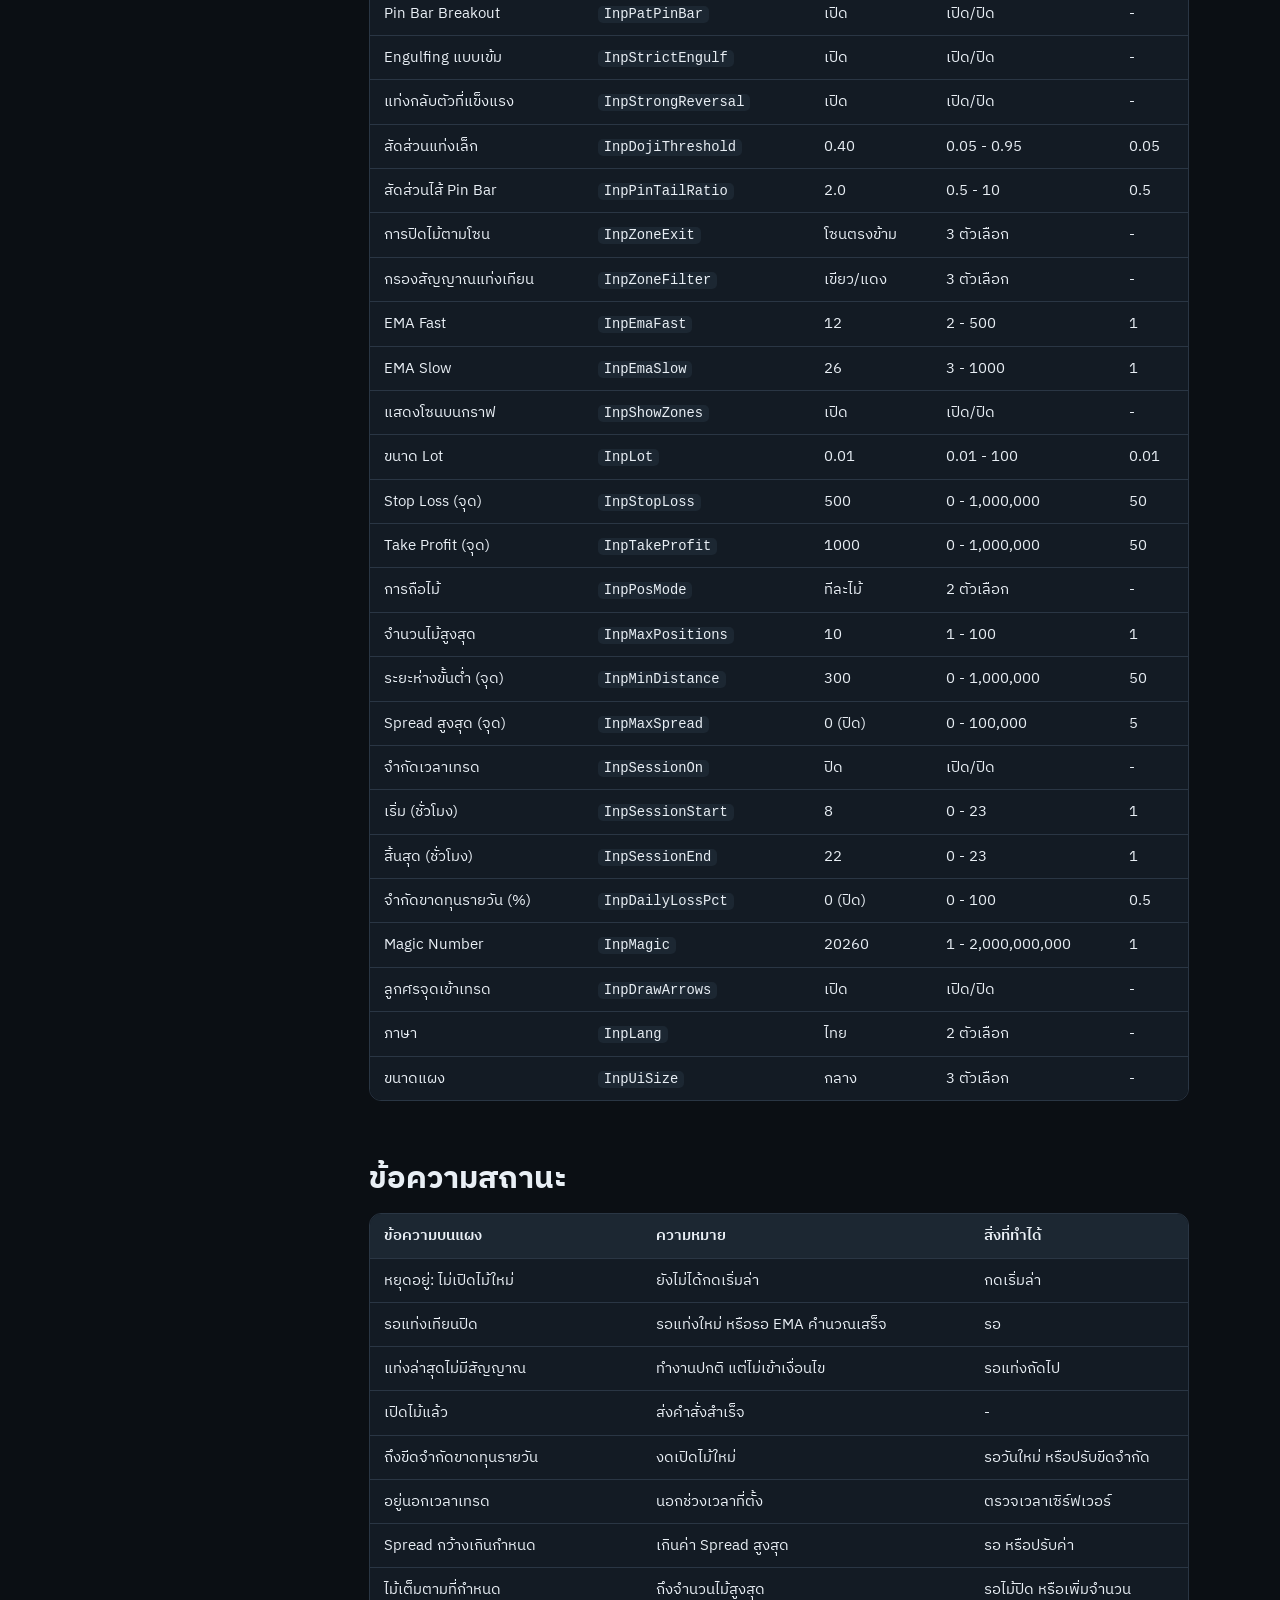
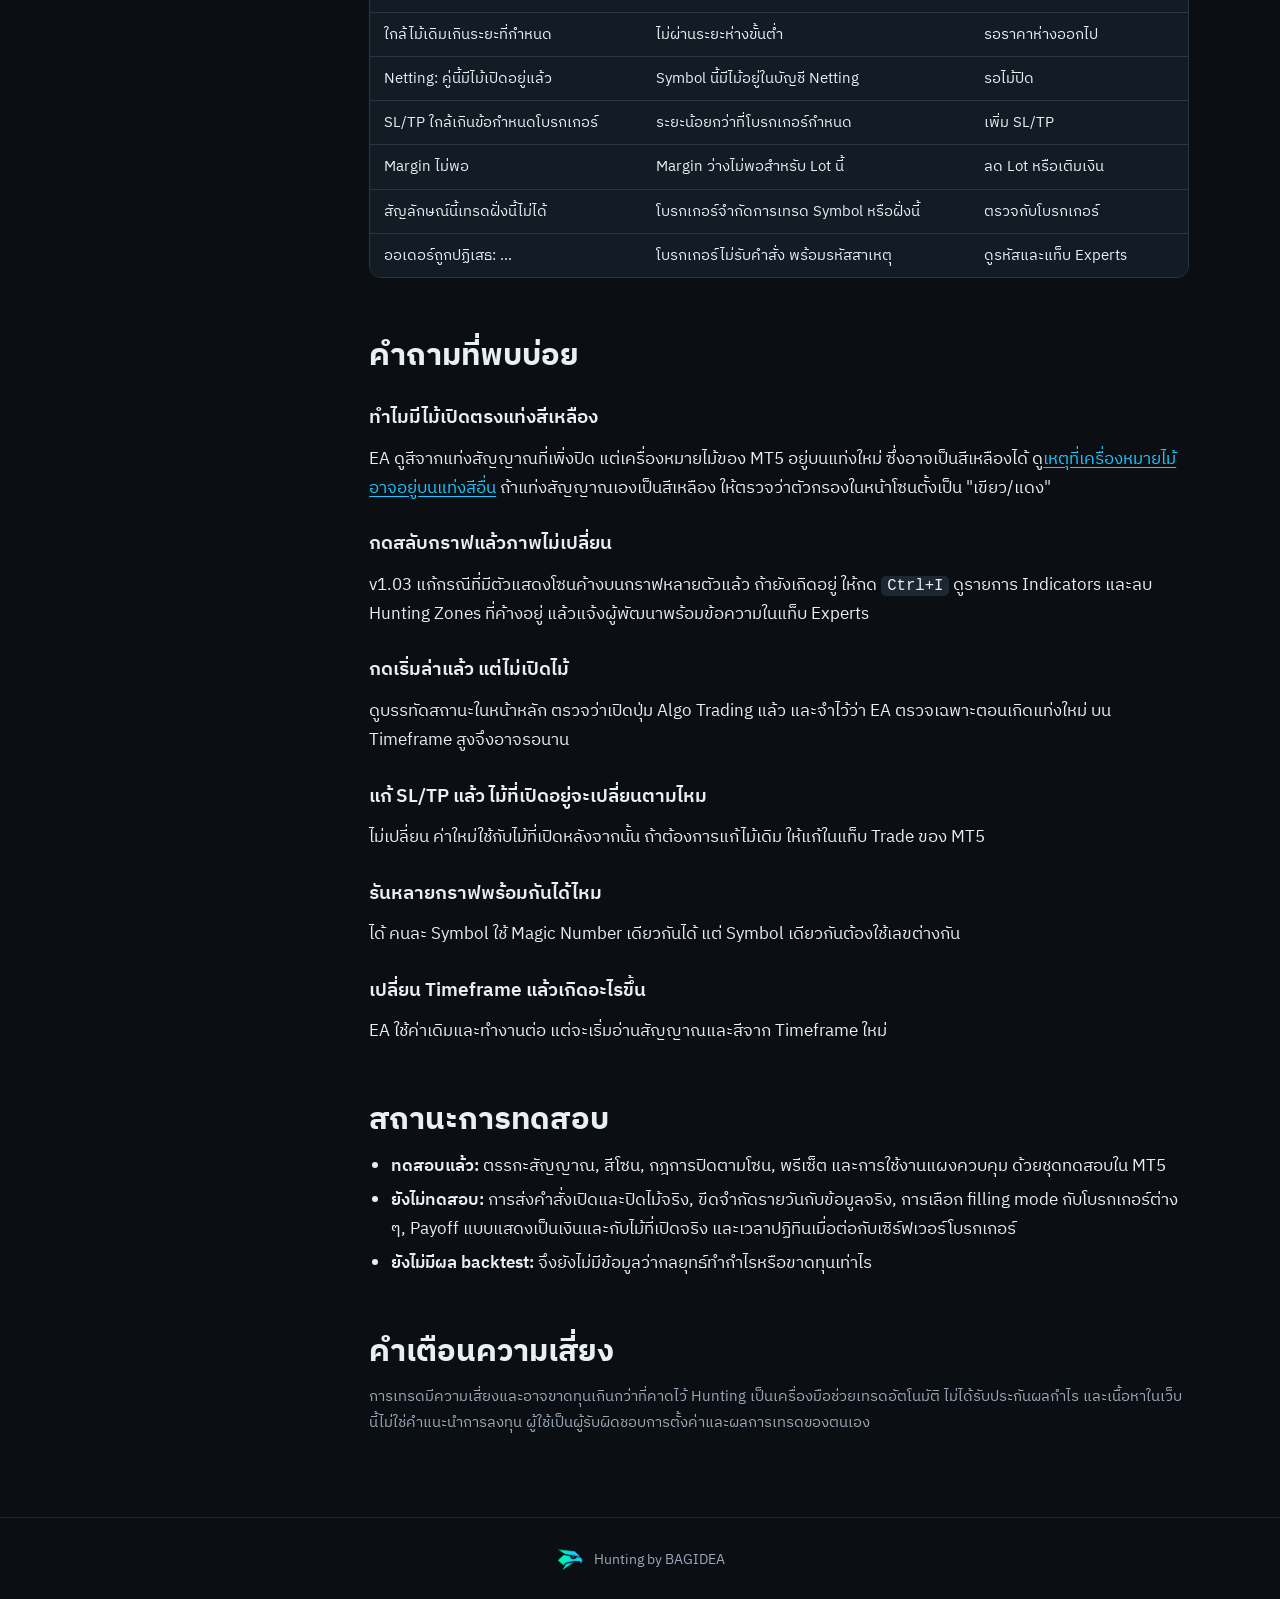
<file: docs.html>
<!doctype html>
<html lang="th">
<head>
<meta charset="utf-8">
<meta name="viewport" content="width=device-width, initial-scale=1">
<title>เอกสาร Hunting | BAGIDEA</title>
<meta name="description" content="คู่มือ Hunting EA ฉบับเต็ม: การติดตั้ง สัญญาณแท่งเทียน Trend Zone การปิดไม้ ความเสี่ยง พรีเซ็ต และทุกการตั้งค่า">
<meta name="theme-color" content="#0b0f14">
<link rel="icon" type="image/png" sizes="32x32" href="assets/img/hunting-logo-32.png">
<link rel="apple-touch-icon" href="assets/img/hunting-logo-192.png">
<link rel="preconnect" href="https://fonts.googleapis.com">
<link rel="preconnect" href="https://fonts.gstatic.com" crossorigin>
<link href="https://fonts.googleapis.com/css2?family=IBM+Plex+Sans+Thai:wght@400;500;600;700&family=Space+Grotesk:wght@500;700&display=swap" rel="stylesheet">
<link rel="stylesheet" href="assets/style.css">
</head>
<body>
<a class="skip" href="#main">ข้ามไปเนื้อหา</a>

<header class="nav">
  <a class="brand" href="index.html">
    <img src="assets/img/hunting-logo-64.png" alt="" width="32" height="32">
    <span>HUNTING</span>
  </a>
  <nav aria-label="เมนูหลัก">
    <a href="index.html">หน้าแรก</a>
    <a class="nav-current" href="docs.html" aria-current="page">เอกสาร</a>
    <a class="nav-cta" href="index.html#download">ดาวน์โหลด</a>
  </nav>
</header>

<div class="doc-layout">
  <details class="doc-toc" id="toc" open>
    <summary>สารบัญ</summary>
    <ol>
      <li><a href="#overview">ภาพรวม</a></li>
      <li><a href="#install">ติดตั้งและเริ่มใช้งาน</a></li>
      <li><a href="#flow">EA ตัดสินใจอย่างไร</a></li>
      <li><a href="#signals">สัญญาณแท่งเทียน</a></li>
      <li><a href="#zones">Trend Zone</a></li>
      <li><a href="#exit">การปิดไม้</a></li>
      <li><a href="#filter">กรองสัญญาณแท่งเทียน</a></li>
      <li><a href="#panel">แผงควบคุม</a></li>
      <li><a href="#home">หน้าหลัก</a></li>
      <li><a href="#strategy">หน้ากลยุทธ์</a></li>
      <li><a href="#zone-page">หน้าโซน</a></li>
      <li><a href="#risk">หน้าความเสี่ยง</a></li>
      <li><a href="#presets">หน้าพรีเซ็ต</a></li>
      <li><a href="#system">หน้าระบบ</a></li>
      <li><a href="#tools">หน้าเครื่องมือ</a></li>
      <li><a href="#state">การจำค่าและการรีสตาร์ท</a></li>
      <li><a href="#tester">Strategy Tester</a></li>
      <li><a href="#reference">ตารางค่าทั้งหมด</a></li>
      <li><a href="#status">ข้อความสถานะ</a></li>
      <li><a href="#faq">คำถามที่พบบ่อย</a></li>
      <li><a href="#limits">สถานะการทดสอบ</a></li>
    </ol>
  </details>

  <main class="doc" id="main">
    <header>
      <p class="eyebrow">เอกสาร</p>
      <h1>คู่มือ Hunting</h1>
      <p class="lead">ทุกความสามารถของ EA และทุกการตั้งค่า อธิบายตามการทำงานจริงของเวอร์ชัน 1.05 Beta</p>
    </header>

    <div class="callout warn">
      <strong>เป็นเวอร์ชัน Beta:</strong> ส่วนเปิดและปิดไม้ยังไม่เคยทดสอบกับบัญชีจริงหรือบัญชีเดโม ควรทดสอบบนบัญชีเดโมก่อนเสมอ ดู<a class="link" href="#limits">สถานะการทดสอบ</a>
    </div>

    <section id="overview">
      <h2>ภาพรวม</h2>
      <p>Hunting คือ Expert Advisor สำหรับ MetaTrader 5 แยกหน้าที่ออกเป็น 2 ส่วนชัดเจน:</p>
      <ul>
        <li><strong>เปิดไม้:</strong> มาจากสัญญาณแท่งเทียน 3 แบบเท่านั้น</li>
        <li><strong>ปิดไม้:</strong> มาจาก SL/TP และ Trend Zone 4 สี</li>
      </ul>
      <p>EA ตรวจสัญญาณครั้งเดียวต่อแท่ง จากแท่งที่ปิดแล้วเท่านั้น สัญญาณจึงไม่เปลี่ยนไปมาระหว่างแท่ง ใช้ได้ทั้งบัญชี Hedging และ Netting และตั้งค่าได้จากแผงควบคุมบนกราฟ</p>
    </section>

    <section id="install">
      <h2>ติดตั้งและเริ่มใช้งาน</h2>
      <ol class="flow">
        <li>ดาวน์โหลด <code>Hunting.ex5</code> จาก<a class="link" href="index.html#download">หน้าดาวน์โหลด</a> และเทียบค่า SHA-256 ได้ถ้าต้องการ</li>
        <li>ใน MT5 เปิด <b>File → Open Data Folder</b> แล้ววางไฟล์ไว้ใน <code>MQL5\Experts</code></li>
        <li>คลิกขวาที่ <b>Expert Advisors</b> ในหน้าต่าง Navigator แล้วเลือก <b>Refresh</b></li>
        <li>ลาก Hunting ลงกราฟ ติ๊ก <b>Allow Algo Trading</b> แล้วเปิดปุ่ม <b>Algo Trading</b> บนแถบเครื่องมือ</li>
        <li>เลือกพรีเซ็ตหรือปรับค่าบนแผง แล้วกด <b>เริ่มล่า</b></li>
      </ol>
      <div class="callout"><strong>เริ่มแบบหยุดอยู่เสมอ:</strong> แนบ EA แล้วจะยังไม่เปิดไม้จนกว่าจะกด "เริ่มล่า" และหลังจากกดแล้ว จะรอแท่งใหม่ก่อน จึงไม่เข้าไม้จากสัญญาณเก่า</div>
      <h3>ค่าเริ่มต้น</h3>
      <p>เทรดทั้ง Buy และ Sell, เปิดสัญญาณครบ 3 แบบ, 0.01 Lot, SL 500 จุด, TP 1,000 จุด, ถือทีละไม้, ปิดไม้เมื่อโซนเปลี่ยนเป็นสีตรงข้าม และเข้าไม้เมื่อมีสัญญาณในสีที่ตรงเท่านั้น คือ Buy ในโซนเขียว และ Sell ในโซนแดง</p>
      <div class="callout"><strong>"จุด" คือ Point ของโบรกเกอร์:</strong> ขนาดต่างกันตามสินทรัพย์และจำนวนทศนิยม ค่า 500 จุดบนคู่เงินกับบนทองคำเป็นระยะราคาไม่เท่ากัน ควรปรับ SL/TP ให้เหมาะกับสินทรัพย์ที่เทรด</div>
    </section>

    <section id="flow">
      <h2>EA ตัดสินใจอย่างไร</h2>
      <p>เมื่อเกิดแท่งใหม่ EA จะทำงานตามลำดับนี้ ถ้าไม่ผ่านข้อใดจะหยุดรอแท่งถัดไป:</p>
      <ol class="flow">
        <li>ถ้า EA หยุดอยู่ จบทันที ไม่ปิดและไม่เปิดไม้</li>
        <li>อ่านสีโซนของ 2 แท่งล่าสุดที่ปิดแล้ว ถ้าสีเปลี่ยนตามเงื่อนไข จะ<strong>ปิดไม้</strong></li>
        <li>ตรวจขีดจำกัดขาดทุนรายวัน</li>
        <li>ตรวจเวลาเทรด</li>
        <li>ตรวจ Spread</li>
        <li>หาสัญญาณแท่งเทียน</li>
        <li>ตรวจตัวกรองสี ถ้าเปิดใช้อยู่</li>
        <li>ตรวจว่าสัญลักษณ์เทรดฝั่งนี้ได้ จำนวนไม้ และระยะห่าง</li>
        <li>ตรวจระยะ SL/TP ตามข้อกำหนดโบรกเกอร์ และ Margin</li>
        <li>ส่งคำสั่งที่ราคาตลาด</li>
      </ol>
      <p>การปิดไม้อยู่ก่อนตัวกรองการเข้าไม้ เช่น นอกเวลาเทรดหรือ Spread กว้าง EA จะไม่เปิดไม้ใหม่ แต่ยังปิดไม้ตามโซนได้</p>
    </section>

    <section id="signals">
      <h2>สัญญาณแท่งเทียน</h2>
      <p>ทั้ง 3 แบบเปิดปิดแยกกันได้ ฝั่ง Sell เป็นภาพสะท้อนของฝั่ง Buy ภาพด้านล่างแสดงฝั่ง Buy โดยแท่งขวาสุดคือแท่งสัญญาณที่เพิ่งปิด</p>
      <div class="patterns">
        <article class="pattern">
          <svg viewBox="0 0 120 90" role="img" aria-label="แท่งแดงเล็ก 2 แท่ง ตามด้วยแท่งเขียวใหญ่">
            <g fill="#ff4d6a" stroke="#ff4d6a"><path d="M25 22V46M60 34V58"/><rect x="18" y="30" width="14" height="8"/><rect x="53" y="42" width="14" height="8"/></g>
            <g fill="#00e676" stroke="#00e676"><path d="M95 12V76"/><rect x="88" y="20" width="14" height="48"/></g>
          </svg>
          <div>
            <h3>Doji Reversal</h3>
            <p><strong>Buy:</strong> แดงเล็ก 2 แท่งติดกัน แล้วตามด้วยแท่งเขียว "แท่งเล็ก" คือแท่งที่เนื้อเทียนหารความยาวทั้งแท่งได้น้อยกว่าค่า <em>สัดส่วนแท่งเล็ก</em></p>
            <p>ถ้าเปิด <em>เฉพาะแท่งกลับตัวที่แข็งแรง</em> แท่งเขียวต้องมีเนื้อใหญ่กว่าแท่งเล็กทั้งคู่</p>
          </div>
        </article>
        <article class="pattern">
          <svg viewBox="0 0 120 90" role="img" aria-label="แท่งเขียวเล็ก ตามด้วยแท่งเขียวใหญ่กว่าที่ปิดสูงกว่า">
            <g fill="#00e676" stroke="#00e676"><path d="M40 34V72M80 12V62"/><rect x="33" y="44" width="14" height="20"/><rect x="73" y="20" width="14" height="36"/></g>
          </svg>
          <div>
            <h3>Trend Continuation</h3>
            <p><strong>Buy:</strong> เขียว 2 แท่งติดกัน โดยแท่งล่าสุดมี Low สูงกว่า ปิดสูงกว่า และเนื้อใหญ่กว่าแท่งก่อน</p>
            <p>ถ้าเปิด <em>Engulfing แบบเข้ม</em> ราคาเปิดของแท่งล่าสุดต้องไม่สูงกว่าราคาเปิดของแท่งก่อน</p>
          </div>
        </article>
        <article class="pattern">
          <svg viewBox="0 0 120 90" role="img" aria-label="แท่งไส้ล่างยาว ตามด้วยแท่งเขียวที่ปิดเหนือ High">
            <g fill="#9aa8b8" stroke="#9aa8b8"><path d="M40 34V84"/><rect x="33" y="40" width="14" height="8"/></g>
            <path d="M12 34H108" stroke="#2a3644" stroke-dasharray="4 4"/>
            <g fill="#00e676" stroke="#00e676"><path d="M80 12V60"/><rect x="73" y="20" width="14" height="32"/></g>
          </svg>
          <div>
            <h3>Pin Bar Breakout</h3>
            <p><strong>Buy:</strong> แท่งก่อนหน้ามีไส้ล่างยาวกว่าเนื้อเทียนคูณ <em>สัดส่วนไส้ Pin Bar</em> จากนั้นแท่งล่าสุดเป็นสีเขียวและปิดเหนือ High ของแท่งนั้น</p>
            <p>แท่งที่มีไส้เป็นสีอะไรก็ได้</p>
          </div>
        </article>
      </div>
      <p>ในแท่งเดียวกันจะมีสัญญาณได้ฝั่งเดียว เพราะแท่งสัญญาณมีสีเดียว ถ้าเข้าเงื่อนไขหลายแบบ ชื่อที่บันทึกจะเรียงตาม Doji Reversal, Trend Continuation แล้วจึง Pin Bar</p>
    </section>

    <section id="zones">
      <h2>Trend Zone</h2>
      <p>แต่ละแท่งมีสีเดียวจาก 4 สี คำนวณจาก EMA เร็ว (ค่าเริ่มต้น 12), EMA ช้า (ค่าเริ่มต้น 26) และราคาปิด</p>
      <div class="table-wrap"><table>
        <thead><tr><th>สี</th><th>เงื่อนไข</th><th>ความหมาย</th></tr></thead>
        <tbody>
          <tr class="z-green"><td><span class="swatch"></span>เขียว</td><td>EMA เร็ว &gt; EMA ช้า และราคาปิด &gt;= EMA เร็ว</td><td>ขาขึ้นชัดเจน</td></tr>
          <tr class="z-yellow"><td><span class="swatch"></span>เหลือง</td><td>EMA เร็ว &gt; EMA ช้า และราคาปิด &lt; EMA เร็ว</td><td>ยังขาขึ้น แต่เริ่มอ่อนแรง</td></tr>
          <tr class="z-red"><td><span class="swatch"></span>แดง</td><td>EMA เร็ว &lt;= EMA ช้า และราคาปิด &lt;= EMA เร็ว</td><td>ขาลงชัดเจน</td></tr>
          <tr class="z-blue"><td><span class="swatch"></span>ฟ้า</td><td>EMA เร็ว &lt;= EMA ช้า และราคาปิด &gt; EMA เร็ว</td><td>ยังขาลง แต่เริ่มฟื้น</td></tr>
        </tbody>
      </table></div>
      <div class="callout"><strong>สีอย่างเดียวไม่เปิดไม้:</strong> การเข้าไม้ต้องมีสัญญาณแท่งเทียนเสมอ สีทำหน้าที่ตัดสัญญาณที่ไม่ตรงออก และใช้ปิดไม้ สีไม่สร้างสัญญาณเข้าไม้เอง</div>
      <p>แท่งที่ยังไม่ปิดเปลี่ยนสีได้ตลอด EA จึงตัดสินจากแท่งที่ปิดแล้วเท่านั้น</p>
      <figure class="doc-shot">
        <img src="assets/img/zones-chart.png" alt="กราฟ EURUSD H1 ที่แท่งเทียนเป็นสีตามโซน พร้อมแถบระหว่างเส้น EMA" loading="lazy" width="1100" height="740">
        <figcaption>แท่งเทียนและแถบ EMA บนกราฟจริง ใช้แสดงลักษณะการแสดงผลเท่านั้น ไม่ได้บอกถึงผลการเทรด</figcaption>
      </figure>
      <h3>สลับกราฟโซนกับกราฟปกติ</h3>
      <p>กดปุ่ม "กราฟโซน / กราฟปกติ" ในหน้าโซน หรือปุ่มแท่งเทียน 4 สีบนหัวแผง มีผลทันทีและเปลี่ยนแค่การแสดงผล การปิดไม้และตัวกรองยังทำงานตามเดิม การโหลดพรีเซ็ตไม่เปลี่ยนมุมมองนี้</p>
    </section>

    <section id="exit">
      <h2>การปิดไม้</h2>
      <p>ทุกไม้มี SL/TP ตามที่ตั้งไว้ และเลือกให้ปิดตามโซนเพิ่มได้ 3 โหมด:</p>
      <div class="table-wrap"><table>
        <thead><tr><th>โหมด</th><th>ปิด Buy เมื่อเปลี่ยนเป็น</th><th>ปิด Sell เมื่อเปลี่ยนเป็น</th><th>เหมาะกับ</th></tr></thead>
        <tbody>
          <tr><td>SL/TP เท่านั้น</td><td>ไม่ปิดตามสี</td><td>ไม่ปิดตามสี</td><td>ปล่อยให้ถึงเป้า</td></tr>
          <tr><td>โซนตรงข้าม (ค่าเริ่มต้น)</td><td>แดง</td><td>เขียว</td><td>ให้เวลาเทรนด์ แต่คืนกำไรมากกว่า</td></tr>
          <tr><td>สีเตือนแรก</td><td>เหลือง หรือแดง</td><td>ฟ้า หรือเขียว</td><td>ออกเร็ว แต่โดนสะบัดออกบ่อยกว่า</td></tr>
        </tbody>
      </table></div>
      <h3>ตัวอย่าง</h3>
      <p>Buy เปิดอยู่ แล้วสีเป็น เขียว → เหลือง → เขียว → เหลือง → แดง</p>
      <ul>
        <li><strong>โซนตรงข้าม:</strong> ถือจนถึงแดง</li>
        <li><strong>สีเตือนแรก:</strong> ปิดที่เหลืองครั้งแรก</li>
      </ul>
      <h3>กฎสำคัญ</h3>
      <ul>
        <li><strong>ปิดเฉพาะตอนสีเปลี่ยน:</strong> Buy ที่เปิดระหว่างสีแดงจะไม่ถูกปิดในแท่งถัดไป จะถูกปิดเมื่อสีออกจากแดงแล้วกลับมาแดงอีกครั้ง หรือเมื่อถึง SL/TP</li>
        <li><strong>ราคาปิดไม้:</strong> สีตัดสินเมื่อแท่งปิด คำสั่งปิดจึงเกิดตอนแท่งใหม่เริ่ม ที่ราคาตลาดตอนนั้น</li>
        <li><strong>ตอนกดหยุด EA:</strong> การปิดตามโซนหยุดด้วย ไม้ที่เปิดอยู่เหลือแค่ SL/TP หรือปิดเองด้วยปุ่ม "ปิดไม้ทั้งหมด"</li>
        <li><strong>ถ้า MT5 ปิดอยู่ตอนสีเปลี่ยน:</strong> EA จะไม่เห็นการเปลี่ยนสีนั้น ไม้จะถือต่อจนการเปลี่ยนสีครั้งถัดไปหรือ SL/TP</li>
        <li><strong>ปิดเฉพาะไม้ของตัวเอง:</strong> นับจาก Symbol และ Magic Number ไม้ที่เปิดเองหรือมาจาก EA อื่นจะไม่ถูกปิด</li>
      </ul>
    </section>

    <section id="filter">
      <h2>กรองสัญญาณแท่งเทียน</h2>
      <p>ตั้งแต่ v1.03 ค่าเริ่มต้นคือ "เขียว/แดง": Buy เข้าเมื่อโซนเป็นสีเขียวและมีสัญญาณ ส่วน Sell เข้าเมื่อโซนเป็นสีแดงและมีสัญญาณ ถ้าขาดอย่างใดอย่างหนึ่ง EA จะไม่เข้าไม้</p>
      <p>ตัวกรองไม่สร้างสัญญาณ ทำหน้าที่แค่ตัดสัญญาณที่สีไม่ตรงออก โดยดูสีของแท่งสัญญาณที่เพิ่งปิด ถ้ายังอ่านสีไม่ได้ EA จะรอและไม่เข้าไม้</p>
      <div class="table-wrap"><table>
        <thead><tr><th>ตัวเลือก</th><th>Buy เข้าได้ในสี</th><th>Sell เข้าได้ในสี</th></tr></thead>
        <tbody>
          <tr><td>ปิด</td><td>ทุกสี</td><td>ทุกสี</td></tr>
          <tr><td>เขียว/แดง (ค่าเริ่มต้น)</td><td>เขียว</td><td>แดง</td></tr>
          <tr><td>ตามเทรนด์ EMA</td><td>เขียว เหลือง</td><td>แดง ฟ้า</td></tr>
        </tbody>
      </table></div>
      <div class="callout warn"><strong>ทำไมเครื่องหมายไม้อาจอยู่บนแท่งสีอื่น:</strong> EA ดูสีจากแท่งที่เพิ่งปิด แล้วส่งคำสั่งตอนแท่งใหม่เริ่ม เครื่องหมายไม้ของ MT5 จึงอยู่บนแท่งใหม่ ซึ่งอาจกลายเป็นสีเหลืองทีหลัง แม้ตั้งเขียว/แดงไว้ ส่วนลูกศรของ EA จะอยู่บนแท่งสัญญาณ</div>
      <p>ตัวกรองทำให้เข้าไม้น้อยลง ควรลองทั้งแบบเปิดและปิดใน Strategy Tester ก่อนเลือกใช้</p>
      <p><strong>เมื่ออัปเดตจากเวอร์ชันเก่า:</strong> กราฟที่ใช้ค่าที่บันทึกไว้จะเปลี่ยนเป็น "เขียว/แดง" ให้เองครั้งเดียว ส่วนไฟล์พรีเซ็ตที่เคยส่งออกไว้จะใช้ค่าตามไฟล์ และค่าใน Inputs ที่เคยตั้งไว้ของกราฟนั้นจะถูกใช้ถ้ากดตกลงในหน้าต่าง Inputs อีกครั้ง จึงควรตรวจหน้าโซนหลังอัปเดต</p>
    </section>

    <section id="panel">
      <h2>แผงควบคุม</h2>
      <ul>
        <li><strong>ย้าย:</strong> ลากที่หัวแผง ตำแหน่งถูกจำไว้แยกตามกราฟ</li>
        <li><strong>ย่อ:</strong> กดปุ่ม <code>-</code> มุมขวาบน</li>
        <li><strong>เลื่อน:</strong> ใช้ลูกกลิ้งเมาส์ เมื่อแผงสูงกว่ากราฟ</li>
        <li><strong>ปรับตัวเลข:</strong> กดปุ่ม <code>-</code> หรือ <code>+</code> ทีละขั้น หรือชี้เมาส์ที่ตัวเลขแล้วพิมพ์ได้เลย ไม่ต้องคลิก</li>
        <li><strong>การบันทึก:</strong> ค่าที่เปลี่ยนมีผลทันทีและถูกบันทึกอัตโนมัติ ไม่ต้องกดบันทึก</li>
      </ul>
      <h3>การพิมพ์ตัวเลข</h3>
      <ul>
        <li><strong>เริ่มพิมพ์:</strong> ชี้เมาส์ที่ตัวเลขแล้วกดเลข ตัวเลขแรกจะแทนค่าเดิม หรือคลิกที่ตัวเลขก่อนก็ได้ เมื่อคลิกแล้วค่าจะแสดงเป็นแถบสี</li>
        <li><strong>ยืนยัน:</strong> กด <code>Enter</code> หรือ <code>Tab</code> หรือคลิกที่อื่น ถ้าเลื่อนเมาส์ออกระหว่างพิมพ์ ค่าที่พิมพ์ยังอยู่</li>
        <li><strong>แก้และยกเลิก:</strong> <code>Backspace</code> ลบทีละตัว <code>Delete</code> ล้างทั้งช่อง <code>Esc</code> ยกเลิก</li>
        <li><strong>แป้นพิมพ์:</strong> ใช้ปุ่มตัวเลขแถวบนหรือแป้นตัวเลขขวามือได้ ใช้ได้ทั้งแป้นภาษาไทยและอังกฤษ ปุ่มอื่นจะไม่มีผล</li>
        <li><strong>ค่าเกินช่วง:</strong> ถูกปรับให้อยู่ในช่วงที่ตั้งได้ ถ้าเว้นว่างไว้ ค่าเดิมจะไม่เปลี่ยน</li>
      </ul>
      <div class="callout"><strong>ถ้าพิมพ์แล้วไม่ขึ้น:</strong> แป้นพิมพ์กำลังทำงานกับหน้าต่างอื่น ให้คลิกที่ตัวเลขหรือกราฟหนึ่งครั้ง แล้วพิมพ์อีกครั้ง ระหว่างชี้เมาส์บนแผง ปุ่มลัดของกราฟ เช่น ลูกศร และแถบ Quick Navigation จะถูกปิดไว้ชั่วคราว</div>
    </section>

    <section id="home">
      <h2>หน้าหลัก</h2>
      <figure class="doc-panel"><img src="assets/img/panel-home.png" alt="แผงควบคุมหน้าหลัก" loading="lazy"></figure>
      <ul>
        <li><strong>เริ่มล่า / หยุดล่าชั่วคราว:</strong> อนุญาตหรือหยุดการทำงานของ EA</li>
        <li><strong>กำไร/ขาดทุนลอย:</strong> ไม้ที่เปิดอยู่ รวม Swap</li>
        <li><strong>วันนี้ (ปิดแล้ว):</strong> กำไรขาดทุนที่ปิดแล้ววันนี้ รวม Swap และค่าคอมมิชชัน</li>
        <li><strong>ไม้ที่เปิดอยู่:</strong> จำนวนปัจจุบันต่อจำนวนสูงสุด</li>
        <li><strong>Spread:</strong> เป็นสีเตือนเมื่อเกินค่าที่ตั้ง</li>
        <li><strong>ข้อมูลอื่น:</strong> สัญลักษณ์, ทิศทาง, รูปแบบที่เปิด, โซนปัจจุบัน, ชนิดบัญชี, สถานะ และสัญญาณล่าสุด</li>
        <li><strong>ปิดไม้ทั้งหมด:</strong> กด 2 ครั้งเพื่อยืนยัน ปิดเฉพาะไม้ของ EA ตัวนี้บน Symbol นี้</li>
      </ul>
      <p>กล่องแจ้งเตือนจะขึ้นเมื่อ Algo Trading ปิดอยู่, ถึงขีดจำกัดรายวัน, ไม่ได้เปิดรูปแบบสัญญาณ, บัญชี Netting ถูกจำกัดที่ 1 ไม้, ระยะห่างกว้างเกินจนแทบไม่เปิดไม้เพิ่ม หรือไม่ได้ตั้ง Stop Loss</p>
      <div class="doc-clear"></div>
    </section>

    <section id="strategy">
      <h2>หน้ากลยุทธ์</h2>
      <figure class="doc-panel"><img src="assets/img/panel-strategy.png" alt="แผงควบคุมหน้ากลยุทธ์" loading="lazy"></figure>
      <ul>
        <li><strong>ทิศทาง:</strong> Buy เท่านั้น, Sell เท่านั้น หรือ Buy + Sell</li>
        <li><strong>รูปแบบสัญญาณ:</strong> เปิดปิด Doji Reversal, Trend Continuation และ Pin Bar Breakout</li>
        <li><strong>สัดส่วนแท่งเล็ก:</strong> ค่ามากขึ้น แท่งนับเป็น "แท่งเล็ก" ง่ายขึ้น จึงเกิดสัญญาณ Doji มากขึ้น</li>
        <li><strong>สัดส่วนไส้ Pin Bar:</strong> ค่ามากขึ้น ต้องมีไส้ยาวขึ้น จึงเกิดสัญญาณน้อยลง</li>
        <li><strong>Engulfing แบบเข้ม:</strong> เปิดแล้ว Trend Continuation จะเกิดน้อยลง</li>
        <li><strong>เฉพาะแท่งกลับตัวที่แข็งแรง:</strong> เปิดแล้ว Doji Reversal จะเกิดน้อยลง</li>
      </ul>
      <div class="doc-clear"></div>
    </section>

    <section id="zone-page">
      <h2>หน้าโซน</h2>
      <figure class="doc-panel"><img src="assets/img/panel-zone.png" alt="แผงควบคุมหน้าโซน" loading="lazy"></figure>
      <ul>
        <li><strong>คำอธิบายสี:</strong> ความหมายของแต่ละสี</li>
        <li><strong>กราฟโซน / กราฟปกติ:</strong> สลับการแสดงผล</li>
        <li><strong>EMA Fast และ EMA Slow:</strong> เส้นที่ใช้คำนวณสี EMA เร็วต้องน้อยกว่า EMA ช้าเสมอ ถ้าตั้งเกิน EA จะปรับให้เอง</li>
        <li><strong>การปิดไม้:</strong> ดู<a class="link" href="#exit">การปิดไม้</a></li>
        <li><strong>กรองสัญญาณแท่งเทียน:</strong> ดู<a class="link" href="#filter">ตัวกรอง</a></li>
      </ul>
      <p>EMA ค่าน้อยทำให้สีเปลี่ยนไวขึ้น EMA ค่ามากทำให้สีนิ่งขึ้นแต่ตอบสนองช้าลง</p>
      <div class="doc-clear"></div>
    </section>

    <section id="risk">
      <h2>หน้าความเสี่ยง</h2>
      <figure class="doc-panel"><img src="assets/img/panel-risk.png" alt="แผงควบคุมหน้าความเสี่ยง" loading="lazy"></figure>
      <h3>ขนาดไม้และเป้าหมาย</h3>
      <ul>
        <li><strong>ขนาด Lot:</strong> คงที่ทุกไม้ EA จะปรับให้ตรงขั้นต่ำ ขั้นสูงสุด และขั้นการเพิ่มของโบรกเกอร์</li>
        <li><strong>Stop Loss และ Take Profit:</strong> นับเป็นจุดจากราคาเข้า ตั้ง 0 คือไม่ใช้ ถ้าใกล้เกินข้อกำหนดโบรกเกอร์ EA จะไม่เปิดไม้</li>
      </ul>
      <h3>การถือไม้</h3>
      <ul>
        <li><strong>ทีละไม้:</strong> เปิดใหม่ไม่ได้จนกว่าไม้เดิมจะปิด</li>
        <li><strong>ซ้อนไม้:</strong> เปิดเพิ่มได้ถึง <em>จำนวนไม้สูงสุด</em> ซึ่งนับรวมทั้งสองฝั่ง</li>
        <li><strong>ระยะห่างขั้นต่ำ:</strong> ไม้ใหม่ต้องห่างจากราคาเปิดของไม้ฝั่งเดียวกันทุกไม้ อย่างน้อยเท่าค่านี้ ตั้ง 0 คือไม่จำกัด</li>
        <li><strong>บัญชี Netting:</strong> ถือได้ 1 ไม้ และถ้า Symbol นี้มีไม้อื่นเปิดอยู่ แม้เปิดเอง EA จะไม่เปิดเพิ่ม เพราะคำสั่งจะไปรวมหรือกลับฝั่งกับไม้เดิม</li>
      </ul>
      <h3>ตัวกรองและการป้องกัน</h3>
      <ul>
        <li><strong>Spread สูงสุด:</strong> ถ้า Spread เกินตอนเปิดแท่งใหม่ จะไม่เปิดไม้ในแท่งนั้น ตั้ง 0 คือปิด</li>
        <li><strong>จำกัดขาดทุนรายวัน:</strong> เมื่อขาดทุนวันนี้ของ EA ทั้งที่ปิดแล้วและยังลอยถึงเปอร์เซ็นต์ที่ตั้งเทียบกับยอดต้นวัน จะงดเปิดไม้ใหม่ <strong>แต่ไม่ปิดไม้ที่เปิดอยู่ให้</strong> ตั้ง 0 คือปิด</li>
        <li><strong>เวลาเทรด:</strong> ใช้เวลาเซิร์ฟเวอร์ของโบรกเกอร์ ถ้าเวลาเริ่มมากกว่าเวลาสิ้นสุดจะข้ามเที่ยงคืน เช่น 22 ถึง 5 ถ้าเท่ากันจะเทรดตลอด ชั่วโมงสิ้นสุดไม่นับรวม</li>
      </ul>
      <div class="doc-clear"></div>
    </section>

    <section id="presets">
      <h2>หน้าพรีเซ็ต</h2>
      <figure class="doc-panel"><img src="assets/img/panel-presets.png" alt="แผงควบคุมหน้าพรีเซ็ต" loading="lazy"></figure>
      <h3>พรีเซ็ตสำเร็จรูป</h3>
      <p>กดแล้วค่ากลยุทธ์ทั้งหมดจะกลับเป็นค่าเริ่มต้นก่อน แล้วจึงใช้ค่าของพรีเซ็ต ค่าที่ปรับไว้เองจึงหายไป ควรบันทึกไว้ก่อน</p>
      <div class="doc-clear"></div>
      <div class="table-wrap"><table>
        <thead><tr><th>พรีเซ็ต</th><th>ทิศทาง</th><th>สัญญาณ</th><th>SL / TP</th><th>การถือไม้</th><th>ปิดตามโซน</th></tr></thead>
        <tbody>
          <tr><td>Hunting Default</td><td>ทั้งคู่</td><td>ครบ 3 แบบ แบบเข้ม</td><td>500 / 1000</td><td>ทีละไม้</td><td>โซนตรงข้าม</td></tr>
          <tr><td>Classic Buy</td><td>Buy</td><td>Doji, Continuation</td><td>300 / 600</td><td>ทีละไม้</td><td>ไม่ใช้</td></tr>
          <tr><td>Classic Sell</td><td>Sell</td><td>Doji, Continuation</td><td>300 / 600</td><td>ทีละไม้</td><td>ไม่ใช้</td></tr>
          <tr><td>Classic Buy + Sell</td><td>ทั้งคู่</td><td>Doji, Continuation</td><td>300 / 600</td><td>ทีละไม้</td><td>ไม่ใช้</td></tr>
          <tr><td>Buy Stacking</td><td>Buy</td><td>Doji, Continuation</td><td>300 / 600</td><td>ซ้อนไม้ ระยะ 0</td><td>ไม่ใช้</td></tr>
          <tr><td>Sell Pin Bar Stacking</td><td>Sell</td><td>ครบ 3 แบบ</td><td>500 / 1000</td><td>ซ้อนไม้ ระยะ 0</td><td>ไม่ใช้</td></tr>
          <tr><td>Distance Grid Buy + Sell</td><td>ทั้งคู่</td><td>ครบ 3 แบบ</td><td>500 / 1000</td><td>ซ้อนไม้ ระยะ 300</td><td>ไม่ใช้</td></tr>
          <tr><td>Patterns, No Zone Filter</td><td>ทั้งคู่</td><td>ครบ 3 แบบ แบบเข้ม ไม่กรองสี</td><td>500 / 1000</td><td>ทีละไม้</td><td>โซนตรงข้าม</td></tr>
        </tbody>
      </table></div>
      <p>ทุกพรีเซ็ตกรองสีแบบเขียว/แดง ยกเว้น Patterns, No Zone Filter พรีเซ็ตจาก EA ต้นฉบับจึงเข้าไม้น้อยกว่าตัวต้นฉบับ ถ้าต้องการให้เหมือนเดิม ให้ตั้งตัวกรองเป็น "ปิด" ในหน้าโซน</p>
      <p>"แบบเข้ม" คือเปิด Engulfing แบบเข้มและแท่งกลับตัวที่แข็งแรง ส่วนพรีเซ็ตอื่นปิดทั้งสองตัวนี้</p>
      <h3>บันทึกและส่งออก</h3>
      <p>พิมพ์ชื่อแล้วกด "บันทึก / ส่งออก" EA จะสร้าง 2 ไฟล์ในโฟลเดอร์ที่ทุก Terminal ในเครื่องใช้ร่วมกัน:</p>
      <p><code>Terminal\Common\Files\BAGIDEA\Hunting\Presets</code></p>
      <ul>
        <li><code>.json</code> สำหรับแชร์และโหลดกลับเข้า EA</li>
        <li><code>.set</code> สำหรับใช้ใน Strategy Tester และโหลดเข้า EA ได้เช่นกัน</li>
      </ul>
      <h3>นำเข้าและลบ</h3>
      <ul>
        <li><strong>นำเข้า:</strong> วางไฟล์ในโฟลเดอร์ด้านบน แล้วกดแท็บ "พรีเซ็ต" อีกครั้งเพื่ออัปเดตรายการ จากนั้นคลิกชื่อเพื่อโหลด</li>
        <li><strong>ลบ:</strong> เลือกพรีเซ็ตของฉัน แล้วกด "ลบที่เลือก" 2 ครั้ง ไฟล์ .json และ .set จะถูกลบคู่กัน</li>
        <li><strong>ค่าที่พรีเซ็ตไม่เปลี่ยน:</strong> Magic Number, ภาษา, ขนาดแผง และมุมมองกราฟ เพราะเป็นค่าของกราฟนั้น</li>
        <li><strong>ไฟล์ที่รับมาจากคนอื่น:</strong> ค่าที่อยู่นอกขอบเขตจะถูกปรับให้อยู่ในขอบเขต และไฟล์ที่ไม่ใช่ของ Hunting จะไม่ถูกโหลด ควรตรวจค่าทุกครั้งก่อนกดเริ่มล่า</li>
        <li><strong>พรีเซ็ตเก่าจากก่อน v1.02:</strong> ยังโหลดได้ แต่ค่าการเปิดไม้ตามโซนจะถูกข้าม ถ้าพรีเซ็ตปิดสัญญาณแท่งเทียนหมด เช่น Zone Trend เดิม EA จะไม่เปิดไม้ และแผงจะแจ้งเตือน</li>
      </ul>
    </section>

    <section id="system">
      <h2>หน้าระบบ</h2>
      <figure class="doc-panel"><img src="assets/img/panel-system.png" alt="แผงควบคุมหน้าระบบ" loading="lazy"></figure>
      <ul>
        <li><strong>ภาษา:</strong> ไทยหรืออังกฤษ</li>
        <li><strong>ขนาดแผงควบคุม:</strong> เล็ก กลาง ใหญ่</li>
        <li><strong>ลูกศรจุดเข้าเทรด:</strong> วาดลูกศรบนแท่งสัญญาณเมื่อเปิดไม้สำเร็จ</li>
        <li><strong>Magic Number:</strong> เลขประจำ EA ถ้ารันหลายกราฟใน Symbol เดียวกัน ต้องใช้เลขต่างกัน ไม่เช่นนั้น EA จะนับและปิดไม้ของกันและกัน</li>
        <li><strong>คืนค่าเริ่มต้น:</strong> กด 2 ครั้งเพื่อยืนยัน</li>
      </ul>
      <div class="doc-clear"></div>
    </section>

    <section id="tools">
      <h2>หน้าเครื่องมือ</h2>
      <p>ทั้ง 3 เครื่องมือใช้ดูข้อมูลเท่านั้น ไม่เปิดหรือปิดไม้ และค่าที่กรอกไม่ถูกบันทึกลงการตั้งค่าหรือพรีเซ็ต</p>
      <h3>โซนเวลา</h3>
      <p>ค่าเริ่มต้นคือเวลาไทย กด "แสดงเวลาตาม" ที่หน้าเวลาโลก ปฏิทินข่าว หรือหน้าระบบ เพื่อเลือกประเทศอื่น, UTC, เวลาเซิร์ฟเวอร์โบรกเกอร์ หรือเวลาเครื่องนี้ ค่านี้ไม่ติดไปกับพรีเซ็ต ผู้ใช้ต่างประเทศจึงตั้งของตัวเองได้ เวลาเทรดในหน้าความเสี่ยงยังเป็นเวลาเซิร์ฟเวอร์เหมือนเดิม</p>
      <h3>Payoff ฟอเร็กซ์</h3>
      <p>แสดงกำไร/ขาดทุนตามราคาปลายทาง เป็นกราฟและตาราง พร้อมราคาคุ้มทุน</p>
      <ul>
        <li><strong>จำลองไม้:</strong> เลือก Buy หรือ Sell แล้วกรอก Lot, ราคาเข้า, SL และ TP ราคาเข้า 0 หมายถึงราคาตลาด จะเห็นขาดทุนที่ SL, กำไรที่ TP, Risk : Reward และ SL เทียบพอร์ต</li>
        <li><strong>ไม้ที่เปิดอยู่:</strong> รวมผลของไม้ทุกไม้ของ EA ตัวนี้ใน Symbol นี้ ไม้ที่เปิดเองหรือมี Magic อื่นจะไม่ถูกนับ</li>
        <li><strong>เส้นราบในกราฟ:</strong> เมื่อราคาเลย SL หรือ TP ไม้ถูกปิดแล้ว ผลจึงไม่เปลี่ยนต่อ</li>
        <li><strong>สิ่งที่ไม่ได้รวม:</strong> สเปรด, swap, ค่าคอมมิชชัน และ slippage ผลจริงจึงต่างจากตัวเลขนี้ได้</li>
        <li><strong>ถ้าไม่ได้ล็อกอิน:</strong> MT5 ไม่มีข้อมูลแปลงเป็นเงิน ตารางจะแสดงเป็น Lot x จุด แทน</li>
      </ul>
      <h3>Payoff ออปชัน</h3>
      <p>เลือก "ออปชัน" ในหน้า Payoff แล้วเลือกกลยุทธ์สำเร็จรูป (Long/Short Call, Long/Short Put, Bull/Bear Spread, Straddle, Strangle, Iron Condor) หรือจัดเองได้สูงสุด 4 ขา แต่ละขากำหนด Buy/Sell, Call/Put, Strike, Premium และจำนวนสัญญาได้</p>
      <ul>
        <li><strong>ต้องกรอก Premium จริง:</strong> EA ไม่รู้ราคาออปชันในตลาด ค่าในกลยุทธ์สำเร็จรูปเป็นเพียงตัวอย่าง และจะมีคำเตือนจนกว่าจะกรอกเอง</li>
        <li><strong>ตัวคูณต่อสัญญา:</strong> ค่าเริ่มต้น 100 ต้องตั้งให้ตรงกับสัญญาที่เทรดจริง</li>
        <li><strong>ผลลัพธ์:</strong> กำไรสูงสุด ขาดทุนสูงสุด Premium สุทธิ Risk : Reward และราคาคุ้มทุนทุกจุด</li>
        <li><strong>ข้อจำกัด:</strong> คำนวณที่วันหมดอายุเท่านั้น ไม่มีมูลค่าเวลาหรือ Greeks ไม่รวมค่าธรรมเนียม P/L อยู่ในสกุลเดียวกับ Premium และ EA ตัวนี้ไม่ได้ส่งคำสั่งออปชัน</li>
      </ul>
      <h3>เวลาโลก</h3>
      <p>แสดงเวลาตามโซนที่เลือก เวลาเซิร์ฟเวอร์โบรกเกอร์ เวลาเครื่องนี้ และเวลาของสหรัฐฯ แคนาดา อังกฤษ เยอรมนี สวิตเซอร์แลนด์ ญี่ปุ่น จีน ไทย ออสเตรเลีย และนิวซีแลนด์ โดยปรับเวลาออมแสงให้เอง</p>
      <p>แถบด้านล่างแสดงช่วงตลาดซิดนีย์ โตเกียว ลอนดอน และนิวยอร์ก ตามโซนเวลาที่เลือก เส้นสีส้มคือเวลาตอนนี้ ป้ายเปิด/ปิดอิงชั่วโมงตลาด FX ทั่วไปในวันจันทร์ถึงศุกร์ และไม่รู้วันหยุดนักขัตฤกษ์</p>
      <h3>ปฏิทินข่าว</h3>
      <p>ดึงจากปฏิทินในตัว MT5 เลือกได้ว่าจะดูวันนี้ พรุ่งนี้ หรือ 7 วัน เลือกระดับความสำคัญ และเลือกเฉพาะสกุลเงินของคู่นี้หรือทุกสกุล แต่ละข่าวแสดงเวลาตามโซนที่เลือก พร้อมค่าจริง ค่าคาด และค่าก่อนหน้า จุดแดงคือความสำคัญสูง จุดส้มคือปานกลาง</p>
      <p>ปฏิทินนี้ใช้ดูเท่านั้น EA ไม่หยุดเทรดเองเมื่อมีข่าว</p>
    </section>

    <section id="state">
      <h2>การจำค่าและการรีสตาร์ท</h2>
      <div class="table-wrap"><table>
        <thead><tr><th>เหตุการณ์</th><th>ค่าที่ใช้</th><th>สถานะ EA</th></tr></thead>
        <tbody>
          <tr><td>แนบ EA ใหม่</td><td>Inputs</td><td>หยุดอยู่</td></tr>
          <tr><td>รีสตาร์ท MT5 หรือเปลี่ยน Timeframe</td><td>ค่าที่บันทึกไว้</td><td>เหมือนก่อนหน้า</td></tr>
          <tr><td>แก้ค่าในหน้าต่าง Inputs</td><td>Inputs ทับค่าที่บันทึกไว้</td><td>เหมือนก่อนหน้า</td></tr>
          <tr><td>เปลี่ยนบัญชี</td><td>ค่าที่บันทึกไว้</td><td>หยุดเอง</td></tr>
          <tr><td>เอา EA ออกจากกราฟ</td><td>ลบค่าที่บันทึกไว้</td><td>-</td></tr>
        </tbody>
      </table></div>
      <div class="callout warn"><strong>รีสตาร์ทแล้ว EA ทำงานต่อเอง:</strong> ถ้ากดเริ่มล่าไว้ก่อนปิด MT5 เปิดใหม่แล้ว EA จะเทรดต่อโดยไม่ต้องกดอีก เมื่อเลิกใช้งานให้กดหยุดก่อน</div>
    </section>

    <section id="tester">
      <h2>Strategy Tester</h2>
      <p>ใน Strategy Tester ไม่มีแผงควบคุม EA ใช้ค่าจาก Inputs และทำงานทันทีโดยไม่ต้องกดเริ่มล่า</p>
      <ol class="flow">
        <li>เปิด <b>View → Strategy Tester</b> และเลือก Hunting</li>
        <li>เลือก Symbol, Timeframe, ช่วงเวลา และโหมดการจำลองราคา</li>
        <li>แท็บ <b>Inputs</b>: คลิกขวาแล้วเลือก <b>Load</b> เพื่อโหลดไฟล์ <code>.set</code> จากโฟลเดอร์พรีเซ็ต</li>
        <li>กด <b>Start</b> ต้องล็อกอินบัญชีก่อน จึงจะเริ่มทดสอบได้</li>
      </ol>
      <p>ผล backtest ในอดีตไม่รับประกันผลในอนาคต</p>
    </section>

    <section id="reference">
      <h2>ตารางค่าทั้งหมด</h2>
      <p>ทุกค่าตั้งได้ทั้งบนแผงและในหน้าต่าง Inputs ยกเว้นค่าที่ระบุ</p>
      <div class="table-wrap"><table>
        <thead><tr><th>ค่า</th><th>Input</th><th>ค่าเริ่มต้น</th><th>ขอบเขต</th><th>ขั้นละ</th></tr></thead>
        <tbody>
          <tr><td>ทิศทาง</td><td><code>InpDirection</code></td><td>Buy + Sell</td><td>3 ตัวเลือก</td><td>-</td></tr>
          <tr><td>Doji Reversal</td><td><code>InpPatDoji</code></td><td>เปิด</td><td>เปิด/ปิด</td><td>-</td></tr>
          <tr><td>Trend Continuation</td><td><code>InpPatContinuation</code></td><td>เปิด</td><td>เปิด/ปิด</td><td>-</td></tr>
          <tr><td>Pin Bar Breakout</td><td><code>InpPatPinBar</code></td><td>เปิด</td><td>เปิด/ปิด</td><td>-</td></tr>
          <tr><td>Engulfing แบบเข้ม</td><td><code>InpStrictEngulf</code></td><td>เปิด</td><td>เปิด/ปิด</td><td>-</td></tr>
          <tr><td>แท่งกลับตัวที่แข็งแรง</td><td><code>InpStrongReversal</code></td><td>เปิด</td><td>เปิด/ปิด</td><td>-</td></tr>
          <tr><td>สัดส่วนแท่งเล็ก</td><td><code>InpDojiThreshold</code></td><td>0.40</td><td>0.05 - 0.95</td><td>0.05</td></tr>
          <tr><td>สัดส่วนไส้ Pin Bar</td><td><code>InpPinTailRatio</code></td><td>2.0</td><td>0.5 - 10</td><td>0.5</td></tr>
          <tr><td>การปิดไม้ตามโซน</td><td><code>InpZoneExit</code></td><td>โซนตรงข้าม</td><td>3 ตัวเลือก</td><td>-</td></tr>
          <tr><td>กรองสัญญาณแท่งเทียน</td><td><code>InpZoneFilter</code></td><td>เขียว/แดง</td><td>3 ตัวเลือก</td><td>-</td></tr>
          <tr><td>EMA Fast</td><td><code>InpEmaFast</code></td><td>12</td><td>2 - 500</td><td>1</td></tr>
          <tr><td>EMA Slow</td><td><code>InpEmaSlow</code></td><td>26</td><td>3 - 1000</td><td>1</td></tr>
          <tr><td>แสดงโซนบนกราฟ</td><td><code>InpShowZones</code></td><td>เปิด</td><td>เปิด/ปิด</td><td>-</td></tr>
          <tr><td>ขนาด Lot</td><td><code>InpLot</code></td><td>0.01</td><td>0.01 - 100</td><td>0.01</td></tr>
          <tr><td>Stop Loss (จุด)</td><td><code>InpStopLoss</code></td><td>500</td><td>0 - 1,000,000</td><td>50</td></tr>
          <tr><td>Take Profit (จุด)</td><td><code>InpTakeProfit</code></td><td>1000</td><td>0 - 1,000,000</td><td>50</td></tr>
          <tr><td>การถือไม้</td><td><code>InpPosMode</code></td><td>ทีละไม้</td><td>2 ตัวเลือก</td><td>-</td></tr>
          <tr><td>จำนวนไม้สูงสุด</td><td><code>InpMaxPositions</code></td><td>10</td><td>1 - 100</td><td>1</td></tr>
          <tr><td>ระยะห่างขั้นต่ำ (จุด)</td><td><code>InpMinDistance</code></td><td>300</td><td>0 - 1,000,000</td><td>50</td></tr>
          <tr><td>Spread สูงสุด (จุด)</td><td><code>InpMaxSpread</code></td><td>0 (ปิด)</td><td>0 - 100,000</td><td>5</td></tr>
          <tr><td>จำกัดเวลาเทรด</td><td><code>InpSessionOn</code></td><td>ปิด</td><td>เปิด/ปิด</td><td>-</td></tr>
          <tr><td>เริ่ม (ชั่วโมง)</td><td><code>InpSessionStart</code></td><td>8</td><td>0 - 23</td><td>1</td></tr>
          <tr><td>สิ้นสุด (ชั่วโมง)</td><td><code>InpSessionEnd</code></td><td>22</td><td>0 - 23</td><td>1</td></tr>
          <tr><td>จำกัดขาดทุนรายวัน (%)</td><td><code>InpDailyLossPct</code></td><td>0 (ปิด)</td><td>0 - 100</td><td>0.5</td></tr>
          <tr><td>Magic Number</td><td><code>InpMagic</code></td><td>20260</td><td>1 - 2,000,000,000</td><td>1</td></tr>
          <tr><td>ลูกศรจุดเข้าเทรด</td><td><code>InpDrawArrows</code></td><td>เปิด</td><td>เปิด/ปิด</td><td>-</td></tr>
          <tr><td>ภาษา</td><td><code>InpLang</code></td><td>ไทย</td><td>2 ตัวเลือก</td><td>-</td></tr>
          <tr><td>ขนาดแผง</td><td><code>InpUiSize</code></td><td>กลาง</td><td>3 ตัวเลือก</td><td>-</td></tr>
        </tbody>
      </table></div>
    </section>

    <section id="status">
      <h2>ข้อความสถานะ</h2>
      <div class="table-wrap"><table>
        <thead><tr><th>ข้อความบนแผง</th><th>ความหมาย</th><th>สิ่งที่ทำได้</th></tr></thead>
        <tbody>
          <tr><td>หยุดอยู่: ไม่เปิดไม้ใหม่</td><td>ยังไม่ได้กดเริ่มล่า</td><td>กดเริ่มล่า</td></tr>
          <tr><td>รอแท่งเทียนปิด</td><td>รอแท่งใหม่ หรือรอ EMA คำนวณเสร็จ</td><td>รอ</td></tr>
          <tr><td>แท่งล่าสุดไม่มีสัญญาณ</td><td>ทำงานปกติ แต่ไม่เข้าเงื่อนไข</td><td>รอแท่งถัดไป</td></tr>
          <tr><td>เปิดไม้แล้ว</td><td>ส่งคำสั่งสำเร็จ</td><td>-</td></tr>
          <tr><td>ถึงขีดจำกัดขาดทุนรายวัน</td><td>งดเปิดไม้ใหม่</td><td>รอวันใหม่ หรือปรับขีดจำกัด</td></tr>
          <tr><td>อยู่นอกเวลาเทรด</td><td>นอกช่วงเวลาที่ตั้ง</td><td>ตรวจเวลาเซิร์ฟเวอร์</td></tr>
          <tr><td>Spread กว้างเกินกำหนด</td><td>เกินค่า Spread สูงสุด</td><td>รอ หรือปรับค่า</td></tr>
          <tr><td>ไม้เต็มตามที่กำหนด</td><td>ถึงจำนวนไม้สูงสุด</td><td>รอไม้ปิด หรือเพิ่มจำนวน</td></tr>
          <tr><td>ใกล้ไม้เดิมเกินระยะที่กำหนด</td><td>ไม่ผ่านระยะห่างขั้นต่ำ</td><td>รอราคาห่างออกไป</td></tr>
          <tr><td>Netting: คู่นี้มีไม้เปิดอยู่แล้ว</td><td>Symbol นี้มีไม้อยู่ในบัญชี Netting</td><td>รอไม้ปิด</td></tr>
          <tr><td>SL/TP ใกล้เกินข้อกำหนดโบรกเกอร์</td><td>ระยะน้อยกว่าที่โบรกเกอร์กำหนด</td><td>เพิ่ม SL/TP</td></tr>
          <tr><td>Margin ไม่พอ</td><td>Margin ว่างไม่พอสำหรับ Lot นี้</td><td>ลด Lot หรือเติมเงิน</td></tr>
          <tr><td>สัญลักษณ์นี้เทรดฝั่งนี้ไม่ได้</td><td>โบรกเกอร์จำกัดการเทรด Symbol หรือฝั่งนี้</td><td>ตรวจกับโบรกเกอร์</td></tr>
          <tr><td>ออเดอร์ถูกปฏิเสธ: ...</td><td>โบรกเกอร์ไม่รับคำสั่ง พร้อมรหัสสาเหตุ</td><td>ดูรหัสและแท็บ Experts</td></tr>
        </tbody>
      </table></div>
    </section>

    <section id="faq">
      <h2>คำถามที่พบบ่อย</h2>
      <h3>ทำไมมีไม้เปิดตรงแท่งสีเหลือง</h3>
      <p>EA ดูสีจากแท่งสัญญาณที่เพิ่งปิด แต่เครื่องหมายไม้ของ MT5 อยู่บนแท่งใหม่ ซึ่งอาจเป็นสีเหลืองได้ ดู<a class="link" href="#filter">เหตุที่เครื่องหมายไม้อาจอยู่บนแท่งสีอื่น</a> ถ้าแท่งสัญญาณเองเป็นสีเหลือง ให้ตรวจว่าตัวกรองในหน้าโซนตั้งเป็น "เขียว/แดง"</p>
      <h3>กดสลับกราฟแล้วภาพไม่เปลี่ยน</h3>
      <p>v1.03 แก้กรณีที่มีตัวแสดงโซนค้างบนกราฟหลายตัวแล้ว ถ้ายังเกิดอยู่ ให้กด <code>Ctrl+I</code> ดูรายการ Indicators และลบ Hunting Zones ที่ค้างอยู่ แล้วแจ้งผู้พัฒนาพร้อมข้อความในแท็บ Experts</p>
      <h3>กดเริ่มล่าแล้ว แต่ไม่เปิดไม้</h3>
      <p>ดูบรรทัดสถานะในหน้าหลัก ตรวจว่าเปิดปุ่ม Algo Trading แล้ว และจำไว้ว่า EA ตรวจเฉพาะตอนเกิดแท่งใหม่ บน Timeframe สูงจึงอาจรอนาน</p>
      <h3>แก้ SL/TP แล้ว ไม้ที่เปิดอยู่จะเปลี่ยนตามไหม</h3>
      <p>ไม่เปลี่ยน ค่าใหม่ใช้กับไม้ที่เปิดหลังจากนั้น ถ้าต้องการแก้ไม้เดิม ให้แก้ในแท็บ Trade ของ MT5</p>
      <h3>รันหลายกราฟพร้อมกันได้ไหม</h3>
      <p>ได้ คนละ Symbol ใช้ Magic Number เดียวกันได้ แต่ Symbol เดียวกันต้องใช้เลขต่างกัน</p>
      <h3>เปลี่ยน Timeframe แล้วเกิดอะไรขึ้น</h3>
      <p>EA ใช้ค่าเดิมและทำงานต่อ แต่จะเริ่มอ่านสัญญาณและสีจาก Timeframe ใหม่</p>
    </section>

    <section id="limits">
      <h2>สถานะการทดสอบ</h2>
      <ul>
        <li><strong>ทดสอบแล้ว:</strong> ตรรกะสัญญาณ, สีโซน, กฎการปิดตามโซน, พรีเซ็ต และการใช้งานแผงควบคุม ด้วยชุดทดสอบใน MT5</li>
        <li><strong>ยังไม่ทดสอบ:</strong> การส่งคำสั่งเปิดและปิดไม้จริง, ขีดจำกัดรายวันกับข้อมูลจริง, การเลือก filling mode กับโบรกเกอร์ต่าง ๆ, Payoff แบบแสดงเป็นเงินและกับไม้ที่เปิดจริง และเวลาปฏิทินเมื่อต่อกับเซิร์ฟเวอร์โบรกเกอร์</li>
        <li><strong>ยังไม่มีผล backtest:</strong> จึงยังไม่มีข้อมูลว่ากลยุทธ์ทำกำไรหรือขาดทุนเท่าไร</li>
      </ul>
    </section>

    <section class="risk">
      <h2>คำเตือนความเสี่ยง</h2>
      <p>การเทรดมีความเสี่ยงและอาจขาดทุนเกินกว่าที่คาดไว้ Hunting เป็นเครื่องมือช่วยเทรดอัตโนมัติ ไม่ได้รับประกันผลกำไร และเนื้อหาในเว็บนี้ไม่ใช่คำแนะนำการลงทุน ผู้ใช้เป็นผู้รับผิดชอบการตั้งค่าและผลการเทรดของตนเอง</p>
    </section>
  </main>
</div>

<footer class="footer">
  <img src="assets/img/hunting-logo-64.png" alt="" width="28" height="28">
  <span>Hunting by BAGIDEA</span>
</footer>
<script src="assets/docs.js"></script>
</body>
</html>
</file>
<file: assets/style.css>
:root {
  --bg: #0b0f14;
  --surf: #131b24;
  --surf2: #1c2732;
  --line: #2a3644;
  --text: #e9eff5;
  --muted: #9aa8b8;
  --acc: #00e6a8;
  --acc2: #19c8ff;
  --grad: linear-gradient(100deg, var(--acc), var(--acc2));
  --green: #00e676;
  --yellow: #ffd84a;
  --red: #ff4d6a;
  --blue: #4d94ff;
  --radius: 16px;
  --thai: "IBM Plex Sans Thai", "Leelawadee UI", Tahoma, sans-serif;
  --display: "Space Grotesk", var(--thai);
}

* { box-sizing: border-box; }
html { scroll-behavior: smooth; scroll-padding-top: 76px; }
body {
  margin: 0;
  background: var(--bg);
  color: var(--text);
  font: 400 17px/1.7 var(--thai);
  overflow-x: hidden;
}
body::before {
  content: "";
  position: fixed;
  inset: 0;
  z-index: -1;
  background:
    radial-gradient(900px 520px at 78% -8%, rgba(25, 200, 255, .16), transparent 70%),
    radial-gradient(760px 480px at 8% 12%, rgba(0, 230, 168, .13), transparent 70%);
}
img { max-width: 100%; height: auto; display: block; }
a { color: inherit; text-decoration: none; }
h1, h2, h3, p { margin: 0; }
:focus-visible { outline: 2px solid var(--acc2); outline-offset: 3px; border-radius: 6px; }

.skip {
  position: absolute;
  left: 12px;
  top: -60px;
  background: var(--surf2);
  padding: 8px 14px;
  border-radius: 8px;
  z-index: 30;
}
.skip:focus { top: 12px; }

.nav {
  position: sticky;
  top: 0;
  z-index: 20;
  display: flex;
  align-items: center;
  justify-content: space-between;
  gap: 16px;
  padding: 12px clamp(16px, 4vw, 48px);
  background: rgba(11, 15, 20, .78);
  backdrop-filter: blur(14px);
  border-bottom: 1px solid rgba(42, 54, 68, .6);
}
.brand { display: flex; align-items: center; gap: 10px; font: 700 18px var(--display); letter-spacing: .08em; }
.nav nav { display: flex; align-items: center; gap: clamp(12px, 2vw, 26px); font-size: 15px; color: var(--muted); }
.nav nav a:hover { color: var(--text); }
.nav-cta { color: #04140f !important; background: var(--grad); padding: 6px 16px; border-radius: 999px; font-weight: 600; }

.hero {
  display: grid;
  grid-template-columns: minmax(0, 1fr) minmax(0, 1.25fr);
  align-items: center;
  gap: clamp(28px, 4vw, 64px);
  max-width: 1280px;
  margin: 0 auto;
  padding: clamp(40px, 7vw, 96px) clamp(16px, 4vw, 48px);
}
.badge {
  display: inline-flex;
  align-items: center;
  gap: 8px;
  padding: 5px 14px;
  border-radius: 999px;
  background: var(--surf);
  border: 1px solid var(--line);
  font-size: 14px;
  color: var(--muted);
}
.dot { width: 8px; height: 8px; border-radius: 50%; background: var(--yellow); }
h1 {
  margin: 20px 0 18px;
  font: 700 clamp(40px, 6vw, 68px)/1.18 var(--thai);
  letter-spacing: -.01em;
}
h1 em { font-style: normal; background: var(--grad); -webkit-background-clip: text; background-clip: text; color: transparent; }
.lead { color: var(--muted); font-size: clamp(17px, 1.6vw, 19px); max-width: 34em; }
.cta { display: flex; flex-wrap: wrap; gap: 12px; margin: 28px 0 32px; }
.btn {
  display: inline-block;
  padding: 12px 26px;
  border-radius: 12px;
  font-weight: 600;
  transition: transform .15s ease, box-shadow .15s ease, background .15s ease;
}
.btn:hover { transform: translateY(-2px); }
.btn.primary { color: #04140f; background: var(--grad); box-shadow: 0 10px 34px rgba(0, 230, 168, .24); }
.btn.ghost { background: var(--surf2); }
.btn.ghost:hover { background: var(--line); }
.facts { display: flex; flex-wrap: wrap; gap: clamp(20px, 3vw, 40px); list-style: none; margin: 0; padding: 0; }
.facts strong { display: block; font: 700 26px/1.2 var(--display); }
.facts span { color: var(--muted); font-size: 14px; }

.hero-shot { position: relative; padding-bottom: 7%; min-width: 0; }
.hero-chart { width: 100%; border-radius: var(--radius); border: 1px solid var(--line); box-shadow: 0 30px 80px rgba(0, 0, 0, .55); }
.hero-panel {
  position: absolute;
  left: -4%;
  bottom: 0;
  width: 37%;
  border-radius: 14px;
  box-shadow: 0 24px 60px rgba(0, 0, 0, .7), 0 0 0 1px rgba(0, 230, 168, .18);
}

.section { max-width: 1160px; margin: 0 auto; padding: clamp(48px, 7vw, 88px) clamp(16px, 4vw, 48px); }
.eyebrow { color: var(--acc); font: 700 14px var(--display); letter-spacing: .14em; margin-bottom: 8px; }
h2 { font: 700 clamp(28px, 3.6vw, 40px)/1.3 var(--thai); }
.sub { color: var(--muted); margin-top: 10px; max-width: 42em; }

.grid { display: grid; grid-template-columns: repeat(auto-fill, minmax(290px, 1fr)); gap: 14px; margin-top: 32px; }
.card { background: var(--surf); border: 1px solid transparent; border-radius: var(--radius); padding: 24px; transition: border-color .2s ease; }
.card:hover { border-color: var(--line); }
.card h3 { font-size: 19px; font-weight: 600; margin-bottom: 6px; }
.card p { color: var(--muted); font-size: 16px; }

.zones { display: grid; grid-template-columns: repeat(auto-fit, minmax(min(100%, 440px), 1fr)); gap: 14px; margin: 32px 0; }
.zone { display: flex; gap: 18px; background: var(--surf); border-radius: var(--radius); padding: 22px; }
.zone h3 { font-size: 18px; font-weight: 600; }
.zone p { color: var(--text); font-size: 16px; margin: 4px 0; }
.zone small { color: var(--muted); font-size: 14px; }
.candle { position: relative; flex: none; width: 16px; height: 46px; margin: 12px 4px 0; border-radius: 3px; background: var(--c); }
.candle::before { content: ""; position: absolute; left: 7px; top: -11px; bottom: -11px; width: 2px; background: var(--c); }
.z-green { --c: var(--green); }
.z-yellow { --c: var(--yellow); }
.z-red { --c: var(--red); }
.z-blue { --c: var(--blue); }
.zone h3 { color: var(--c); }
.view-switch { display: inline-flex; gap: 4px; padding: 4px; margin-bottom: 14px; background: var(--surf); border-radius: 12px; }
.view-switch button {
  appearance: none;
  border: 0;
  cursor: pointer;
  padding: 8px 22px;
  border-radius: 9px;
  background: transparent;
  color: var(--muted);
  font: 500 15px var(--thai);
}
.view-switch button:hover { color: var(--text); }
.view-switch button[aria-pressed="true"] { background: var(--grad); color: #04140f; font-weight: 600; }
.wide-shot { margin: 0; }
.wide-shot img { width: 100%; border-radius: var(--radius); border: 1px solid var(--line); }
figcaption { color: var(--muted); font-size: 14px; margin-top: 10px; }

.tabs { display: flex; flex-wrap: wrap; gap: 6px; margin: 28px 0 22px; }
.tabs button {
  appearance: none;
  border: 0;
  cursor: pointer;
  padding: 8px 18px;
  border-radius: 10px;
  background: var(--surf);
  color: var(--muted);
  font: 500 15px var(--thai);
}
.tabs button:hover { background: var(--surf2); color: var(--text); }
.tabs button[aria-selected="true"] { background: var(--grad); color: #04140f; font-weight: 600; }
.panel-view { display: grid; grid-template-columns: minmax(0, 370px) minmax(0, 1fr); gap: clamp(20px, 4vw, 48px); align-items: center; }
.panel-frame img { width: 100%; filter: drop-shadow(0 18px 44px rgba(0, 0, 0, .6)); }
#panel-text { font-size: clamp(18px, 2vw, 22px); line-height: 1.6; }

.steps { list-style: none; counter-reset: s; margin: 32px 0 0; padding: 0; display: grid; grid-template-columns: repeat(auto-fit, minmax(240px, 1fr)); gap: 14px; }
.steps li { counter-increment: s; background: var(--surf); padding: 24px; border-radius: var(--radius); min-width: 0; }
.steps li::before { content: counter(s); display: block; font: 700 34px/1 var(--display); background: var(--grad); -webkit-background-clip: text; background-clip: text; color: transparent; margin-bottom: 12px; }
.steps h3 { font-size: 18px; font-weight: 600; margin-bottom: 4px; }
.steps p { color: var(--muted); font-size: 16px; overflow-wrap: anywhere; }
.steps b { color: var(--text); font-weight: 500; }
code { font-family: Consolas, monospace; font-size: .92em; background: var(--surf2); padding: 1px 6px; border-radius: 5px; color: var(--text); }

.notice { background: #2a2214; border-radius: var(--radius); padding: 20px 24px; margin-top: 26px; }
.notice h3 { color: var(--yellow); font-size: 18px; font-weight: 600; margin-bottom: 4px; }
.notice p { font-size: 16px; }
.notice strong { font-weight: 600; color: var(--yellow); }
.versions { display: grid; gap: 14px; margin-top: 16px; }
.version { background: var(--surf); border-radius: var(--radius); padding: 26px; display: grid; grid-template-columns: minmax(0, 1fr) auto; gap: 8px 24px; align-items: start; }
.version h3 { font: 700 24px var(--display); display: flex; align-items: center; gap: 10px; flex-wrap: wrap; }
.tag { font: 600 12px var(--thai); padding: 2px 10px; border-radius: 999px; background: #2a2214; color: var(--yellow); }
.tag.latest { background: rgba(0, 230, 168, .14); color: var(--acc); }
.meta { color: var(--muted); font-size: 14px; }
.version ul { margin: 12px 0 0; padding-left: 20px; color: var(--muted); font-size: 16px; }
.hash { grid-column: 1 / -1; font: 12.5px/1.5 Consolas, monospace; color: var(--muted); overflow-wrap: anywhere; border-top: 1px solid var(--line); padding-top: 12px; margin-top: 8px; }
.muted { color: var(--muted); }

.risk { padding-top: 0; }
.risk h2 { font-size: 20px; margin-bottom: 8px; }
.risk p { color: var(--muted); font-size: 15px; max-width: 58em; }
.footer { display: flex; align-items: center; justify-content: center; gap: 10px; padding: 28px 16px; color: var(--muted); font-size: 14px; border-top: 1px solid rgba(42, 54, 68, .6); }

/* Documentation page */
.doc-layout { display: grid; grid-template-columns: 250px minmax(0, 1fr); gap: clamp(28px, 4vw, 56px); max-width: 1240px; margin: 0 auto; padding: clamp(28px, 4vw, 52px) clamp(16px, 4vw, 48px) 72px; }
.doc-toc { position: sticky; top: 76px; align-self: start; max-height: calc(100vh - 92px); overflow-y: auto; font-size: 15px; }
.doc-toc summary { display: none; }
.doc-toc ol { list-style: none; margin: 0; padding: 0; }
.doc-toc a { display: block; padding: 6px 12px; border-left: 2px solid var(--line); color: var(--muted); }
.doc-toc a:hover { color: var(--text); }
.doc-toc a.active { color: var(--acc); border-left-color: var(--acc); font-weight: 600; }
.doc { min-width: 0; max-width: 820px; }
.doc > header h1 { margin: 4px 0 12px; font-size: clamp(34px, 5vw, 50px); }
.doc section { padding-top: 44px; }
.doc h2 { font-size: clamp(25px, 3vw, 31px); margin-bottom: 12px; }
.doc h3 { font-size: 19px; font-weight: 600; margin: 26px 0 8px; }
.doc p { margin: 10px 0; }
.doc ul, .doc ol.plain { margin: 10px 0; padding-left: 22px; }
.doc li { margin: 5px 0; }
.doc strong { font-weight: 600; }
.doc a.link { color: var(--acc2); text-decoration: underline; text-underline-offset: 3px; }
.table-wrap { overflow-x: auto; margin: 14px 0; border: 1px solid var(--line); border-radius: 12px; }
.doc table { width: 100%; min-width: 520px; border-collapse: collapse; font-size: 15px; line-height: 1.55; }
.doc th { text-align: left; font-weight: 600; background: var(--surf2); white-space: nowrap; }
.doc th, .doc td { padding: 10px 14px; vertical-align: top; border-top: 1px solid var(--line); }
.doc thead th { border-top: 0; }
.doc td { background: var(--surf); }
.swatch { display: inline-block; width: 11px; height: 11px; margin-right: 7px; border-radius: 3px; background: var(--c); }
.callout { background: var(--surf); border-left: 3px solid var(--acc2); border-radius: 0 12px 12px 0; padding: 14px 18px; margin: 16px 0; font-size: 16px; }
.callout.warn { background: #2a2214; border-left-color: var(--yellow); }
.callout strong { color: var(--text); }
.callout.warn strong { color: var(--yellow); }
.doc-shot { margin: 18px 0; }
.doc-shot img { border-radius: 12px; border: 1px solid var(--line); width: 100%; }
.doc-panel { float: right; width: min(250px, 42%); margin: 6px 0 16px 24px; }
.doc-panel img { border-radius: 12px; }
.doc-clear { clear: both; }
.patterns { display: grid; gap: 14px; margin: 16px 0; }
.pattern { display: grid; grid-template-columns: 120px minmax(0, 1fr); gap: 18px; align-items: center; background: var(--surf); border-radius: 14px; padding: 16px 20px; }
.pattern svg { width: 100%; height: auto; }
.pattern h3 { margin: 0 0 4px; }
.pattern p { margin: 4px 0; font-size: 16px; color: var(--muted); }
.flow { list-style: none; counter-reset: f; margin: 14px 0; padding: 0; }
.flow li { counter-increment: f; position: relative; padding: 8px 0 8px 44px; }
.flow li::before { content: counter(f); position: absolute; left: 0; top: 8px; width: 30px; height: 30px; display: grid; place-items: center; border-radius: 50%; background: var(--surf2); color: var(--acc); font: 700 14px var(--display); }
.nav-current { color: var(--text); }

@media (max-width: 900px) {
  .doc-layout { grid-template-columns: minmax(0, 1fr); }
  .doc-toc { position: static; max-height: none; background: var(--surf); border-radius: 12px; padding: 4px 10px; }
  .doc-toc summary { display: block; cursor: pointer; padding: 10px 6px; font-weight: 600; }
  .doc-panel { float: none; width: min(320px, 100%); margin: 14px auto; }
}
@media (max-width: 900px) {
  .hero { grid-template-columns: minmax(0, 1fr); }
  .hero-panel { left: 3%; width: 42%; }
  .panel-view { grid-template-columns: minmax(0, 1fr); }
  .panel-frame { max-width: 370px; margin: 0 auto; width: 100%; }
}
@media (max-width: 640px) {
  .nav nav a:not(.nav-cta) { display: none; }
  .version { grid-template-columns: minmax(0, 1fr); }
  .version .btn { text-align: center; }
  .hero-panel { width: 46%; }
}
@media (prefers-reduced-motion: reduce) {
  html { scroll-behavior: auto; }
  .btn, .card { transition: none; }
  .btn:hover { transform: none; }
}
</file>
